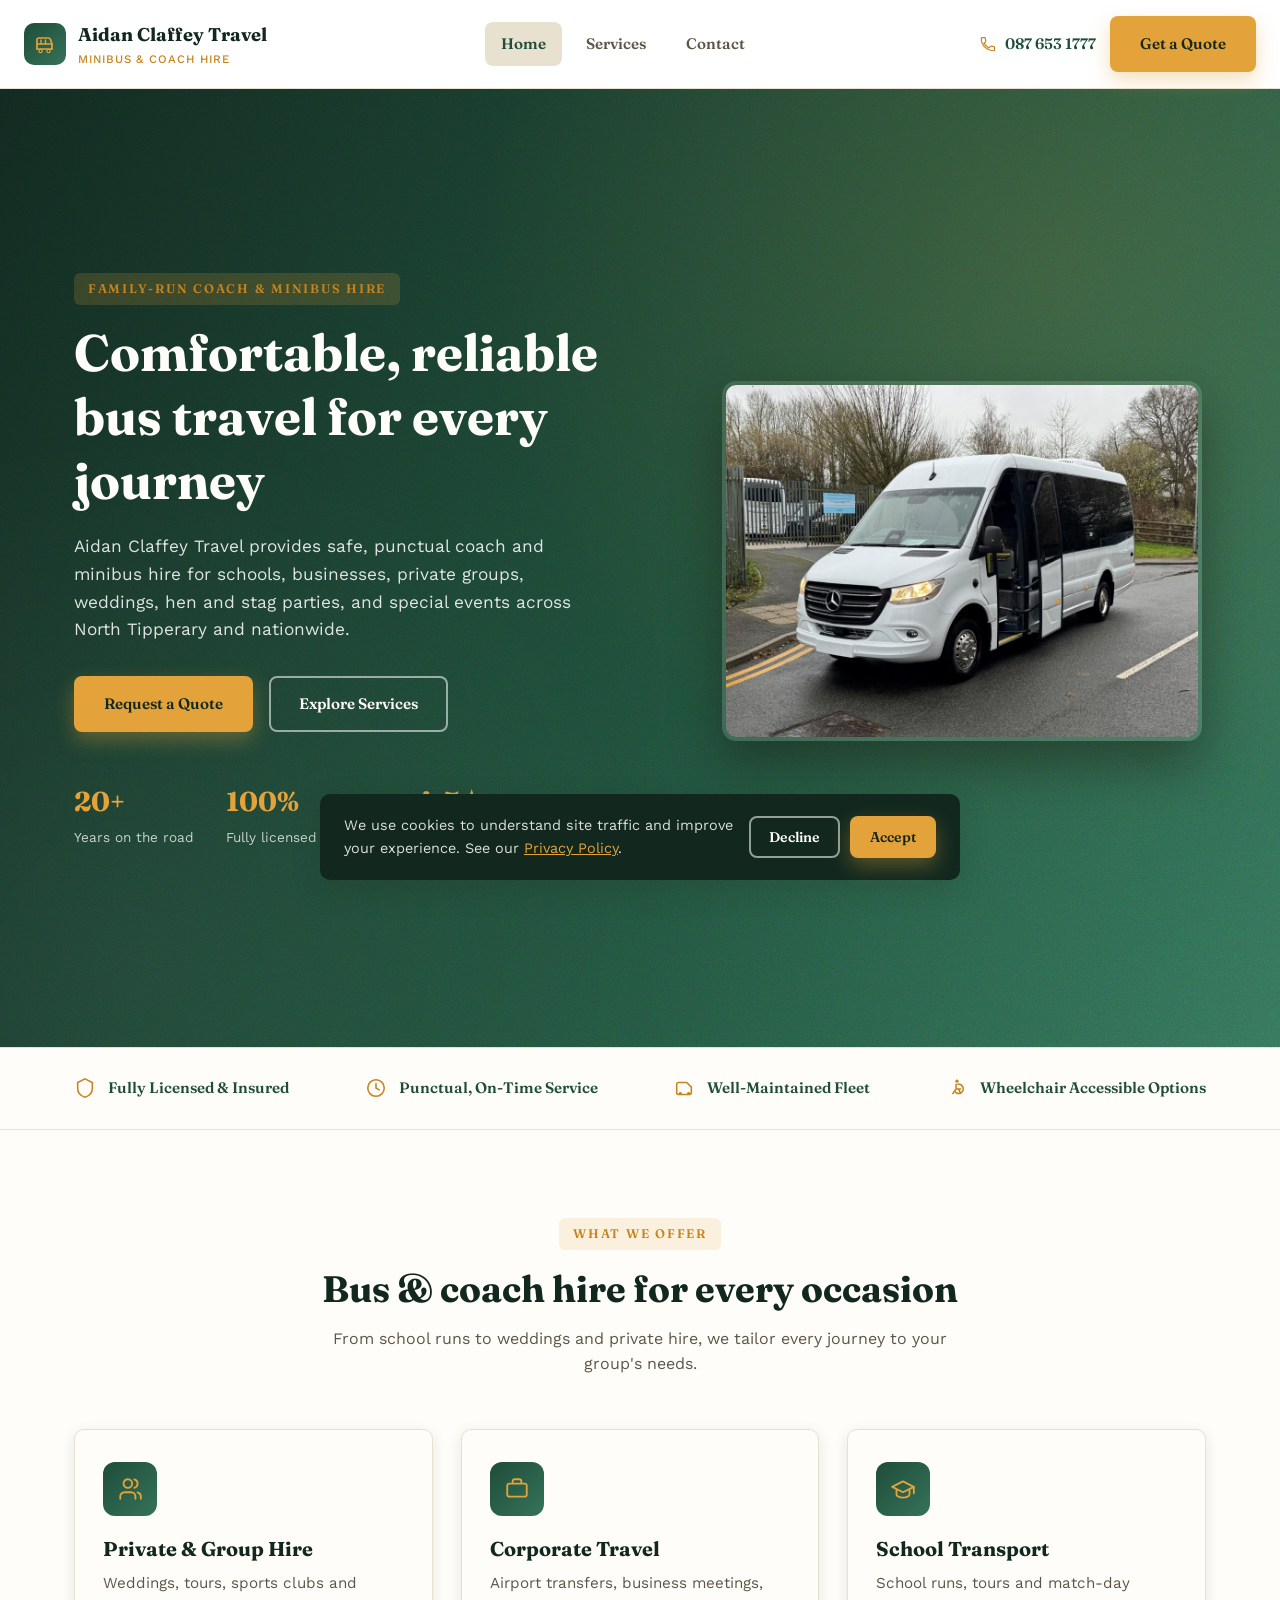
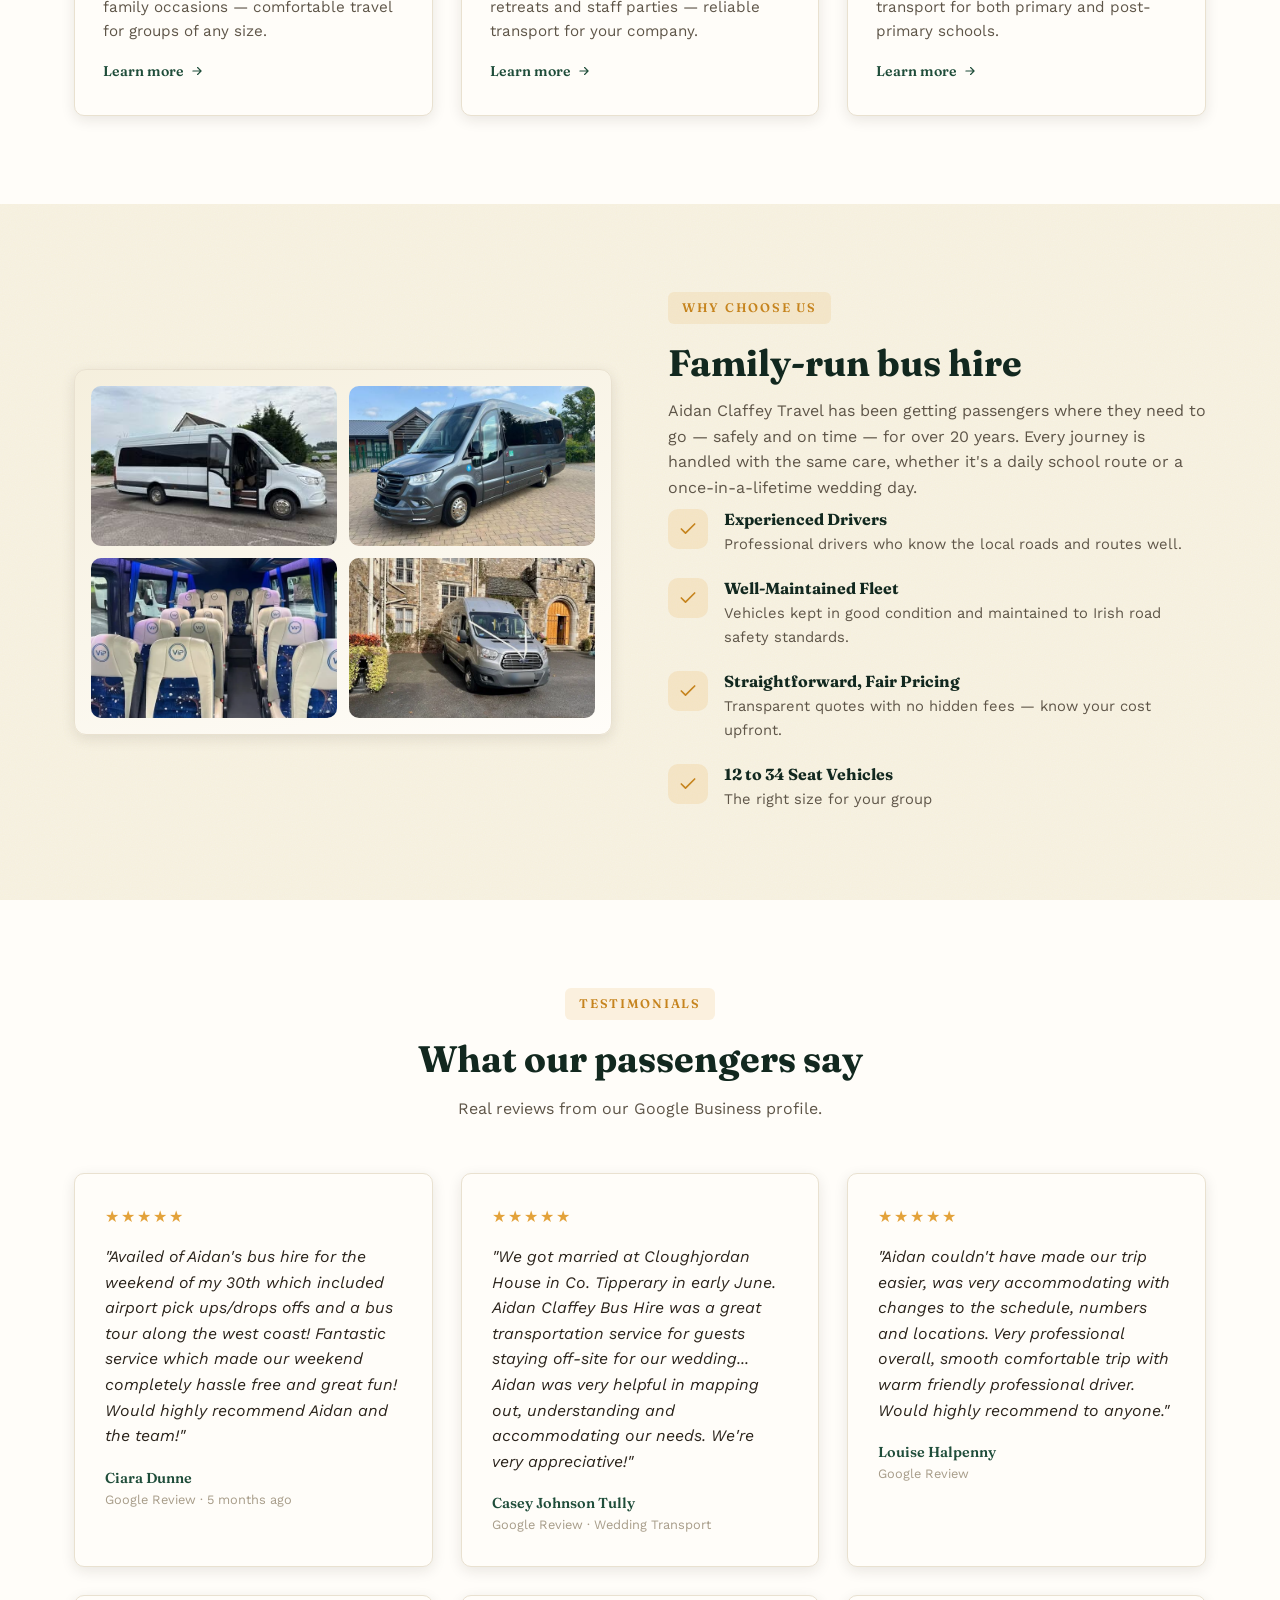
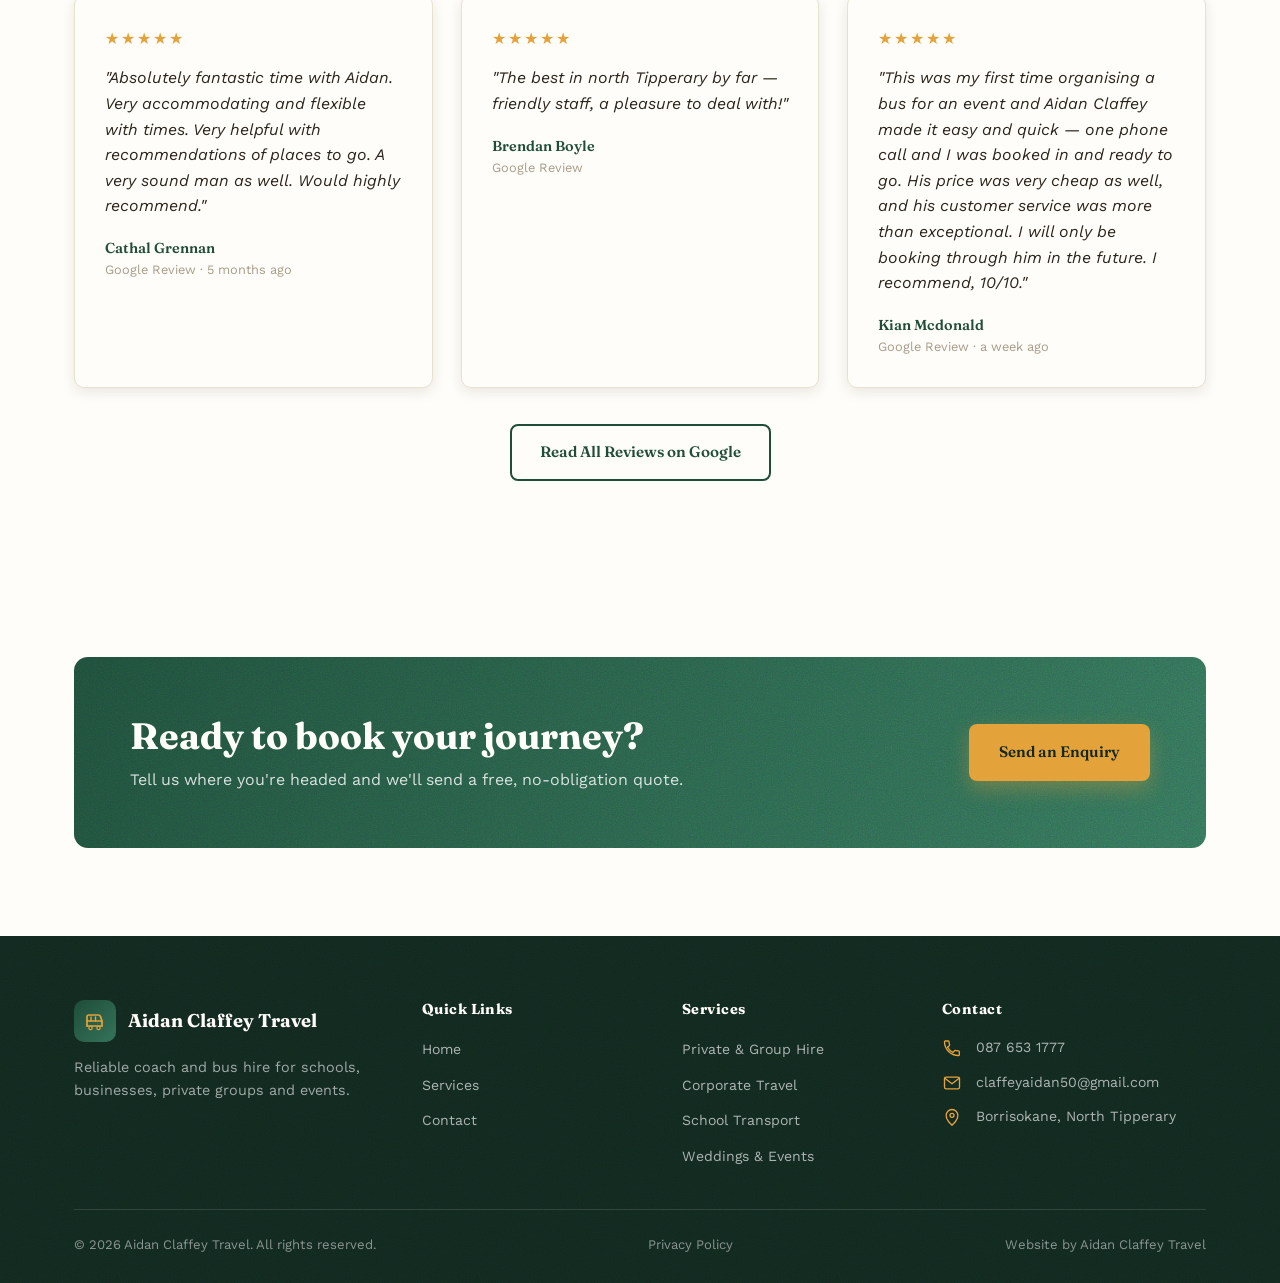
<file: index.html>
<!DOCTYPE html>
<html lang="en">
<head>
<meta charset="UTF-8">
<meta name="viewport" content="width=device-width, initial-scale=1.0">
<title>Aidan Claffey Travel | Reliable Coach & Bus Hire</title>
<meta name="description" content="Aidan Claffey Travel provides reliable coach hire, school transport, corporate travel and private group hire with a well-maintained, fully insured fleet.">
<meta property="og:type" content="website">
<meta property="og:title" content="Aidan Claffey Travel | Reliable Coach & Bus Hire">
<meta property="og:description" content="Aidan Claffey Travel provides reliable coach hire, school transport, corporate travel and private group hire with a well-maintained, fully insured fleet.">
<meta property="og:image" content="https://www.aidanclaffeytravel.ie/images/fleet-sprinter-front.jpg">
<meta property="og:url" content="https://www.aidanclaffeytravel.ie/">
<meta name="twitter:card" content="summary_large_image">
<meta name="twitter:title" content="Aidan Claffey Travel | Reliable Coach & Bus Hire">
<meta name="twitter:description" content="Aidan Claffey Travel provides reliable coach hire, school transport, corporate travel and private group hire with a well-maintained, fully insured fleet.">
<meta name="twitter:image" content="https://www.aidanclaffeytravel.ie/images/fleet-sprinter-front.jpg">
<script type="application/ld+json">
{
  "@context": "https://schema.org",
  "@type": "LocalBusiness",
  "name": "Aidan Claffey Travel",
  "image": "https://www.aidanclaffeytravel.ie/images/fleet-sprinter-front.jpg",
  "telephone": "+353876531777",
  "email": "claffeyaidan50@gmail.com",
  "url": "https://www.aidanclaffeytravel.ie/",
  "address": {
    "@type": "PostalAddress",
    "addressLocality": "Borrisokane",
    "addressRegion": "North Tipperary",
    "addressCountry": "IE"
  },
  "priceRange": "€€",
  "areaServed": "IE"
}
</script>
<link rel="icon" href="data:image/svg+xml,<svg xmlns=%22http://www.w3.org/2000/svg%22 viewBox=%220 0 24 24%22><rect width=%2224%22 height=%2224%22 rx=%225%22 fill=%22%231f4d3a%22/><path fill=%22%23e3a23a%22 d=%22M4 7a1 1 0 0 1 1-1h11.5a1 1 0 0 1 .9.55L19.5 10H4V7z%22/><rect x=%224%22 y=%2210%22 width=%2215.5%22 height=%226%22 fill=%22%23e3a23a%22/><rect x=%224%22 y=%2216%22 width=%2215.5%22 height=%221.5%22 fill=%22%23e3a23a%22/><rect x=%226.3%22 y=%227.5%22 width=%222.8%22 height=%222.2%22 rx=%220.4%22 fill=%22%231f4d3a%22/><rect x=%2210.3%22 y=%227.5%22 width=%222.8%22 height=%222.2%22 rx=%220.4%22 fill=%22%231f4d3a%22/><rect x=%2214.3%22 y=%227.5%22 width=%222.8%22 height=%222.2%22 rx=%220.4%22 fill=%22%231f4d3a%22/><circle cx=%227.5%22 cy=%2218%22 r=%221.6%22 fill=%22%231f4d3a%22 stroke=%22%23e3a23a%22 stroke-width=%220.9%22/><circle cx=%2216%22 cy=%2218%22 r=%221.6%22 fill=%22%231f4d3a%22 stroke=%22%23e3a23a%22 stroke-width=%220.9%22/></svg>">
<link rel="preconnect" href="https://fonts.googleapis.com">
<link rel="preconnect" href="https://fonts.gstatic.com" crossorigin>
<link href="https://fonts.googleapis.com/css2?family=Work+Sans:wght@400;500;600;700&family=Fraunces:opsz,wght@9..144,600;9..144,700&display=swap" rel="stylesheet">
<link rel="stylesheet" href="css/styles.css">
</head>
<body>

<header class="site-header">
  <div class="header-inner">
    <a href="index.html" class="brand">
      <span class="brand-mark">
        <svg viewBox="0 0 24 24" fill="none" xmlns="http://www.w3.org/2000/svg"><path d="M4 17V8a2 2 0 0 1 2-2h9.5a2 2 0 0 1 1.9 1.4L19 12v5" stroke="#E3A23A" stroke-width="1.7" stroke-linecap="round" stroke-linejoin="round"/><path d="M4 17h15" stroke="#E3A23A" stroke-width="1.7" stroke-linecap="round"/><path d="M4 12h15" stroke="#E3A23A" stroke-width="1.7" stroke-linecap="round"/><path d="M8 8v4M12.5 8v4" stroke="#E3A23A" stroke-width="1.4" stroke-linecap="round"/><circle cx="7.5" cy="19" r="1.6" fill="#1F4D3A" stroke="#E3A23A" stroke-width="1.3"/><circle cx="15.5" cy="19" r="1.6" fill="#1F4D3A" stroke="#E3A23A" stroke-width="1.3"/></svg>
      </span>
      <span class="brand-text">Aidan Claffey Travel<span class="sub">Minibus &amp; Coach Hire</span></span>
    </a>
    <nav class="main-nav" id="main-nav">
      <ul>
        <li><a href="index.html" class="active">Home</a></li>
        <li><a href="services.html">Services</a></li>
        <li><a href="contact.html">Contact</a></li>
      </ul>
    </nav>
    <div class="header-cta">
      <a href="tel:+353876531777" class="header-phone">
        <svg viewBox="0 0 24 24" fill="none" xmlns="http://www.w3.org/2000/svg"><path d="M6.6 10.8c1.4 2.8 3.7 5.1 6.5 6.5l2.2-2.2c.3-.3.7-.4 1-.2 1.1.4 2.3.6 3.5.6.6 0 1 .4 1 1V20c0 .6-.4 1-1 1C10.4 21 3 13.6 3 4.6c0-.6.4-1 1-1h3.5c.6 0 1 .4 1 1 0 1.2.2 2.4.6 3.5.1.4 0 .8-.2 1l-2.3 2.2z" stroke="currentColor" stroke-width="1.6" stroke-linejoin="round"/></svg>
        087 653 1777
      </a>
      <a href="contact.html" class="btn btn-primary">Get a Quote</a>
    </div>
    <button class="nav-toggle" id="nav-toggle" aria-label="Toggle navigation">
      <span></span><span></span><span></span>
    </button>
  </div>
</header>

<!-- HERO -->
<section class="hero">
  <div class="hero-bg-shape"></div>
  <div class="hero-inner">
    <div>
      <span class="eyebrow">Family-Run Coach &amp; Minibus Hire</span>
      <h1>Comfortable, reliable bus travel for every journey</h1>
      <p class="lead">Aidan Claffey Travel provides safe, punctual coach and minibus hire for schools, businesses, private groups, weddings, hen and stag parties, and special events across North Tipperary and nationwide.</p>
      <div class="hero-actions">
        <a href="contact.html" class="btn btn-primary">Request a Quote</a>
        <a href="services.html" class="btn btn-outline">Explore Services</a>
      </div>
      <div class="hero-stats">
        <div><strong>20+</strong><span>Years on the road</span></div>
        <div><strong>100%</strong><span>Fully licensed &amp; insured</span></div>
        <div><strong>4.5★</strong><span>Rated on Google</span></div>
      </div>
    </div>
    <div class="hero-art">
      <img src="images/fleet-sprinter-front.jpg" alt="Aidan Claffey Travel minibus" class="hero-photo">
    </div>
  </div>
</section>

<!-- TRUST STRIP -->
<div class="trust-strip">
  <div class="container trust-grid">
    <div class="trust-item">
      <svg viewBox="0 0 24 24" fill="none"><path d="M12 2l8 4v6c0 5-3.4 8.7-8 10-4.6-1.3-8-5-8-10V6l8-4z" stroke="currentColor" stroke-width="1.7"/></svg>
      Fully Licensed &amp; Insured
    </div>
    <div class="trust-item">
      <svg viewBox="0 0 24 24" fill="none"><circle cx="12" cy="12" r="9" stroke="currentColor" stroke-width="1.7"/><path d="M12 7v5l3.5 2" stroke="currentColor" stroke-width="1.7" stroke-linecap="round"/></svg>
      Punctual, On-Time Service
    </div>
    <div class="trust-item">
      <svg viewBox="0 0 24 24" fill="none"><path d="M4 17V8a2 2 0 0 1 2-2h9l5 5v6a2 2 0 0 1-2 2H6a2 2 0 0 1-2-2z" stroke="currentColor" stroke-width="1.7"/><circle cx="8" cy="18" r="1.6" fill="currentColor"/><circle cx="17" cy="18" r="1.6" fill="currentColor"/></svg>
      Well-Maintained Fleet
    </div>
    <div class="trust-item">
      <svg viewBox="0 0 24 24" fill="none"><circle cx="12" cy="4.5" r="1.8" fill="currentColor"/><path d="M11 8v5l-3.5 5M11 13h5M13.5 13l2.5 5" stroke="currentColor" stroke-width="1.7" stroke-linecap="round" stroke-linejoin="round"/><path d="M9.5 15.5A5 5 0 1 0 13 8" stroke="currentColor" stroke-width="1.7" stroke-linecap="round"/></svg>
      Wheelchair Accessible Options
    </div>
  </div>
</div>

<!-- SERVICES PREVIEW -->
<section>
  <div class="container">
    <div class="section-head">
      <span class="eyebrow">What We Offer</span>
      <h2>Bus &amp; coach hire for every occasion</h2>
      <p>From school runs to weddings and private hire, we tailor every journey to your group's needs.</p>
    </div>
    <div class="grid-3">
      <div class="card">
        <div class="card-icon">
          <svg viewBox="0 0 24 24" fill="none"><path d="M17 21v-2a4 4 0 0 0-4-4H7a4 4 0 0 0-4 4v2" stroke="currentColor" stroke-width="1.7" stroke-linecap="round" stroke-linejoin="round"/><circle cx="10" cy="7" r="4" stroke="currentColor" stroke-width="1.7"/><path d="M22 21v-2a4 4 0 0 0-3-3.87" stroke="currentColor" stroke-width="1.7" stroke-linecap="round" stroke-linejoin="round"/><path d="M16 3.13a4 4 0 0 1 0 7.75" stroke="currentColor" stroke-width="1.7" stroke-linecap="round" stroke-linejoin="round"/></svg>
        </div>
        <h3>Private &amp; Group Hire</h3>
        <p>Weddings, tours, sports clubs and family occasions — comfortable travel for groups of any size.</p>
        <a href="services.html" class="card-link">Learn more
          <svg viewBox="0 0 24 24" fill="none"><path d="M5 12h14M13 6l6 6-6 6" stroke="currentColor" stroke-width="2" stroke-linecap="round" stroke-linejoin="round"/></svg>
        </a>
      </div>
      <div class="card">
        <div class="card-icon">
          <svg viewBox="0 0 24 24" fill="none"><rect x="3" y="7" width="18" height="12" rx="2" stroke="currentColor" stroke-width="1.7"/><path d="M8 7V5a2 2 0 0 1 2-2h4a2 2 0 0 1 2 2v2" stroke="currentColor" stroke-width="1.7"/></svg>
        </div>
        <h3>Corporate Travel</h3>
        <p>Airport transfers, business meetings, retreats and staff parties — reliable transport for your company.</p>
        <a href="services.html" class="card-link">Learn more
          <svg viewBox="0 0 24 24" fill="none"><path d="M5 12h14M13 6l6 6-6 6" stroke="currentColor" stroke-width="2" stroke-linecap="round" stroke-linejoin="round"/></svg>
        </a>
      </div>
      <div class="card">
        <div class="card-icon">
          <svg viewBox="0 0 24 24" fill="none"><path d="M22 10L12 5 2 10l10 5 10-5Z" stroke="currentColor" stroke-width="1.7" stroke-linejoin="round"/><path d="M6 12v5c0 1.5 2.5 3 6 3s6-1.5 6-3v-5" stroke="currentColor" stroke-width="1.7" stroke-linejoin="round"/><path d="M22 10v6" stroke="currentColor" stroke-width="1.7" stroke-linecap="round"/></svg>
        </div>
        <h3>School Transport</h3>
        <p>School runs, tours and match-day transport for both primary and post-primary schools.</p>
        <a href="services.html" class="card-link">Learn more
          <svg viewBox="0 0 24 24" fill="none"><path d="M5 12h14M13 6l6 6-6 6" stroke="currentColor" stroke-width="2" stroke-linecap="round" stroke-linejoin="round"/></svg>
        </a>
      </div>
    </div>
  </div>
</section>

<!-- WHY CHOOSE US -->
<section class="bg-cream">
  <div class="container split">
    <div class="fleet-graphic">
      <div class="fleet-photo-grid">
        <img src="images/fleet-sprinter-side.jpg" alt="Mercedes Sprinter minibus with door open" loading="lazy">
        <img src="images/fleet-grey-sprinter.jpg" alt="Grey Mercedes Sprinter minibus" loading="lazy">
        <img src="images/interior-vip-seats.webp" alt="Coach interior with VIP leather seating" loading="lazy">
        <img src="images/wedding-shuttle-1.webp" alt="Wedding shuttle bus" loading="lazy">
      </div>
    </div>
    <div>
      <span class="eyebrow">Why Choose Us</span>
      <h2>Family-run bus hire</h2>
      <p style="margin-top:12px;">Aidan Claffey Travel has been getting passengers where they need to go — safely and on time — for over 20 years. Every journey is handled with the same care, whether it's a daily school route or a once-in-a-lifetime wedding day.</p>
      <div class="feature-list">
        <div class="feature-item">
          <div class="feature-icon">
            <svg viewBox="0 0 24 24" fill="none"><path d="M20 6L9 17l-5-5" stroke="currentColor" stroke-width="2" stroke-linecap="round" stroke-linejoin="round"/></svg>
          </div>
          <div>
            <h4>Experienced Drivers</h4>
            <p>Professional drivers who know the local roads and routes well.</p>
          </div>
        </div>
        <div class="feature-item">
          <div class="feature-icon">
            <svg viewBox="0 0 24 24" fill="none"><path d="M20 6L9 17l-5-5" stroke="currentColor" stroke-width="2" stroke-linecap="round" stroke-linejoin="round"/></svg>
          </div>
          <div>
            <h4>Well-Maintained Fleet</h4>
            <p>Vehicles kept in good condition and maintained to Irish road safety standards.</p>
          </div>
        </div>
        <div class="feature-item">
          <div class="feature-icon">
            <svg viewBox="0 0 24 24" fill="none"><path d="M20 6L9 17l-5-5" stroke="currentColor" stroke-width="2" stroke-linecap="round" stroke-linejoin="round"/></svg>
          </div>
          <div>
            <h4>Straightforward, Fair Pricing</h4>
            <p>Transparent quotes with no hidden fees — know your cost upfront.</p>
          </div>
        </div>
        <div class="feature-item">
          <div class="feature-icon">
            <svg viewBox="0 0 24 24" fill="none"><path d="M20 6L9 17l-5-5" stroke="currentColor" stroke-width="2" stroke-linecap="round" stroke-linejoin="round"/></svg>
          </div>
          <div>
            <h4>12 to 34 Seat Vehicles</h4>
            <p>The right size for your group</p>
          </div>
        </div>
      </div>
    </div>
  </div>
</section>

<!-- TESTIMONIALS -->
<section>
  <div class="container">
    <div class="section-head">
      <span class="eyebrow">Testimonials</span>
      <h2>What our passengers say</h2>
      <p>Real reviews from our Google Business profile.</p>
    </div>
    <div class="grid-3">
      <div class="testimonial-card">
        <div class="stars">★★★★★</div>
        <p class="quote">"Availed of Aidan's bus hire for the weekend of my 30th which included airport pick ups/drops offs and a bus tour along the west coast! Fantastic service which made our weekend completely hassle free and great fun! Would highly recommend Aidan and the team!"</p>
        <div class="testimonial-author">Ciara Dunne</div>
        <div class="testimonial-role">Google Review · 5 months ago</div>
      </div>
      <div class="testimonial-card">
        <div class="stars">★★★★★</div>
        <p class="quote">"We got married at Cloughjordan House in Co. Tipperary in early June. Aidan Claffey Bus Hire was a great transportation service for guests staying off-site for our wedding... Aidan was very helpful in mapping out, understanding and accommodating our needs. We're very appreciative!"</p>
        <div class="testimonial-author">Casey Johnson Tully</div>
        <div class="testimonial-role">Google Review · Wedding Transport</div>
      </div>
      <div class="testimonial-card">
        <div class="stars">★★★★★</div>
        <p class="quote">"Aidan couldn't have made our trip easier, was very accommodating with changes to the schedule, numbers and locations. Very professional overall, smooth comfortable trip with warm friendly professional driver. Would highly recommend to anyone."</p>
        <div class="testimonial-author">Louise Halpenny</div>
        <div class="testimonial-role">Google Review</div>
      </div>
      <div class="testimonial-card">
        <div class="stars">★★★★★</div>
        <p class="quote">"Absolutely fantastic time with Aidan. Very accommodating and flexible with times. Very helpful with recommendations of places to go. A very sound man as well. Would highly recommend."</p>
        <div class="testimonial-author">Cathal Grennan</div>
        <div class="testimonial-role">Google Review · 5 months ago</div>
      </div>
      <div class="testimonial-card">
        <div class="stars">★★★★★</div>
        <p class="quote">"The best in north Tipperary by far — friendly staff, a pleasure to deal with!"</p>
        <div class="testimonial-author">Brendan Boyle</div>
        <div class="testimonial-role">Google Review</div>
      </div>
      <div class="testimonial-card">
        <div class="stars">★★★★★</div>
        <p class="quote">"This was my first time organising a bus for an event and Aidan Claffey made it easy and quick — one phone call and I was booked in and ready to go. His price was very cheap as well, and his customer service was more than exceptional. I will only be booking through him in the future. I recommend, 10/10."</p>
        <div class="testimonial-author">Kian Mcdonald</div>
        <div class="testimonial-role">Google Review · a week ago</div>
      </div>
    </div>
    <div style="text-align:center; margin-top:36px;">
      <a href="https://share.google/3h9Z0SJvMYoiIECZG" target="_blank" rel="noopener" class="btn btn-outline-navy">Read All Reviews on Google</a>
    </div>
  </div>
</section>

<!-- CTA BANNER -->
<section>
  <div class="container">
    <div class="cta-banner">
      <div>
        <h2>Ready to book your journey?</h2>
        <p>Tell us where you're headed and we'll send a free, no-obligation quote.</p>
      </div>
      <a href="contact.html" class="btn btn-primary">Send an Enquiry</a>
    </div>
  </div>
</section>

<footer class="site-footer">
  <div class="container">
    <div class="footer-grid">
      <div class="footer-brand">
        <a href="index.html" class="brand">
          <span class="brand-mark">
            <svg viewBox="0 0 24 24" fill="none" xmlns="http://www.w3.org/2000/svg"><path d="M4 17V8a2 2 0 0 1 2-2h9.5a2 2 0 0 1 1.9 1.4L19 12v5" stroke="#E3A23A" stroke-width="1.7" stroke-linecap="round" stroke-linejoin="round"/><path d="M4 17h15" stroke="#E3A23A" stroke-width="1.7" stroke-linecap="round"/><path d="M4 12h15" stroke="#E3A23A" stroke-width="1.7" stroke-linecap="round"/><path d="M8 8v4M12.5 8v4" stroke="#E3A23A" stroke-width="1.4" stroke-linecap="round"/><circle cx="7.5" cy="19" r="1.6" fill="#1F4D3A" stroke="#E3A23A" stroke-width="1.3"/><circle cx="15.5" cy="19" r="1.6" fill="#1F4D3A" stroke="#E3A23A" stroke-width="1.3"/></svg>
          </span>
          Aidan Claffey Travel
        </a>
        <p>Reliable coach and bus hire for schools, businesses, private groups and events.</p>
      </div>
      <div class="footer-col">
        <h4>Quick Links</h4>
        <ul>
          <li><a href="index.html">Home</a></li>
          <li><a href="services.html">Services</a></li>
          <li><a href="contact.html">Contact</a></li>
        </ul>
      </div>
      <div class="footer-col">
        <h4>Services</h4>
        <ul>
          <li><a href="services.html">Private &amp; Group Hire</a></li>
          <li><a href="services.html">Corporate Travel</a></li>
          <li><a href="services.html">School Transport</a></li>
          <li><a href="services.html">Weddings &amp; Events</a></li>
        </ul>
      </div>
      <div class="footer-col">
        <h4>Contact</h4>
        <div class="info-row">
          <svg viewBox="0 0 24 24" fill="none"><path d="M6.6 10.8c1.4 2.8 3.7 5.1 6.5 6.5l2.2-2.2c.3-.3.7-.4 1-.2 1.1.4 2.3.6 3.5.6.6 0 1 .4 1 1V20c0 .6-.4 1-1 1C10.4 21 3 13.6 3 4.6c0-.6.4-1 1-1h3.5c.6 0 1 .4 1 1 0 1.2.2 2.4.6 3.5.1.4 0 .8-.2 1l-2.3 2.2z" stroke="currentColor" stroke-width="1.6" stroke-linejoin="round"/></svg>
          <span><a href="tel:+353876531777">087 653 1777</a></span>
        </div>
        <div class="info-row">
          <svg viewBox="0 0 24 24" fill="none"><path d="M3 6l9 7 9-7" stroke="currentColor" stroke-width="1.6" stroke-linecap="round" stroke-linejoin="round"/><rect x="3" y="5" width="18" height="14" rx="2" stroke="currentColor" stroke-width="1.6"/></svg>
          <span><a href="mailto:claffeyaidan50@gmail.com">claffeyaidan50@gmail.com</a></span>
        </div>
        <div class="info-row">
          <svg viewBox="0 0 24 24" fill="none"><path d="M12 22s7-6.2 7-12a7 7 0 1 0-14 0c0 5.8 7 12 7 12z" stroke="currentColor" stroke-width="1.6"/><circle cx="12" cy="10" r="2.4" stroke="currentColor" stroke-width="1.6"/></svg>
          <span>Borrisokane, North Tipperary</span>
        </div>
      </div>
    </div>
    <div class="footer-bottom">
      <span>&copy; 2026 Aidan Claffey Travel. All rights reserved.</span>
      <a href="privacy.html">Privacy Policy</a>
      <span>Website by Aidan Claffey Travel</span>
    </div>
  </div>
</footer>

<div class="cookie-banner" id="cookie-banner">
  <p>We use cookies to understand site traffic and improve your experience. See our <a href="privacy.html">Privacy Policy</a>.</p>
  <div class="cookie-actions">
    <button type="button" class="btn btn-outline" id="cookie-decline">Decline</button>
    <button type="button" class="btn btn-primary" id="cookie-accept">Accept</button>
  </div>
</div>

<script src="js/main.js"></script>
</body>
</html>
</file>
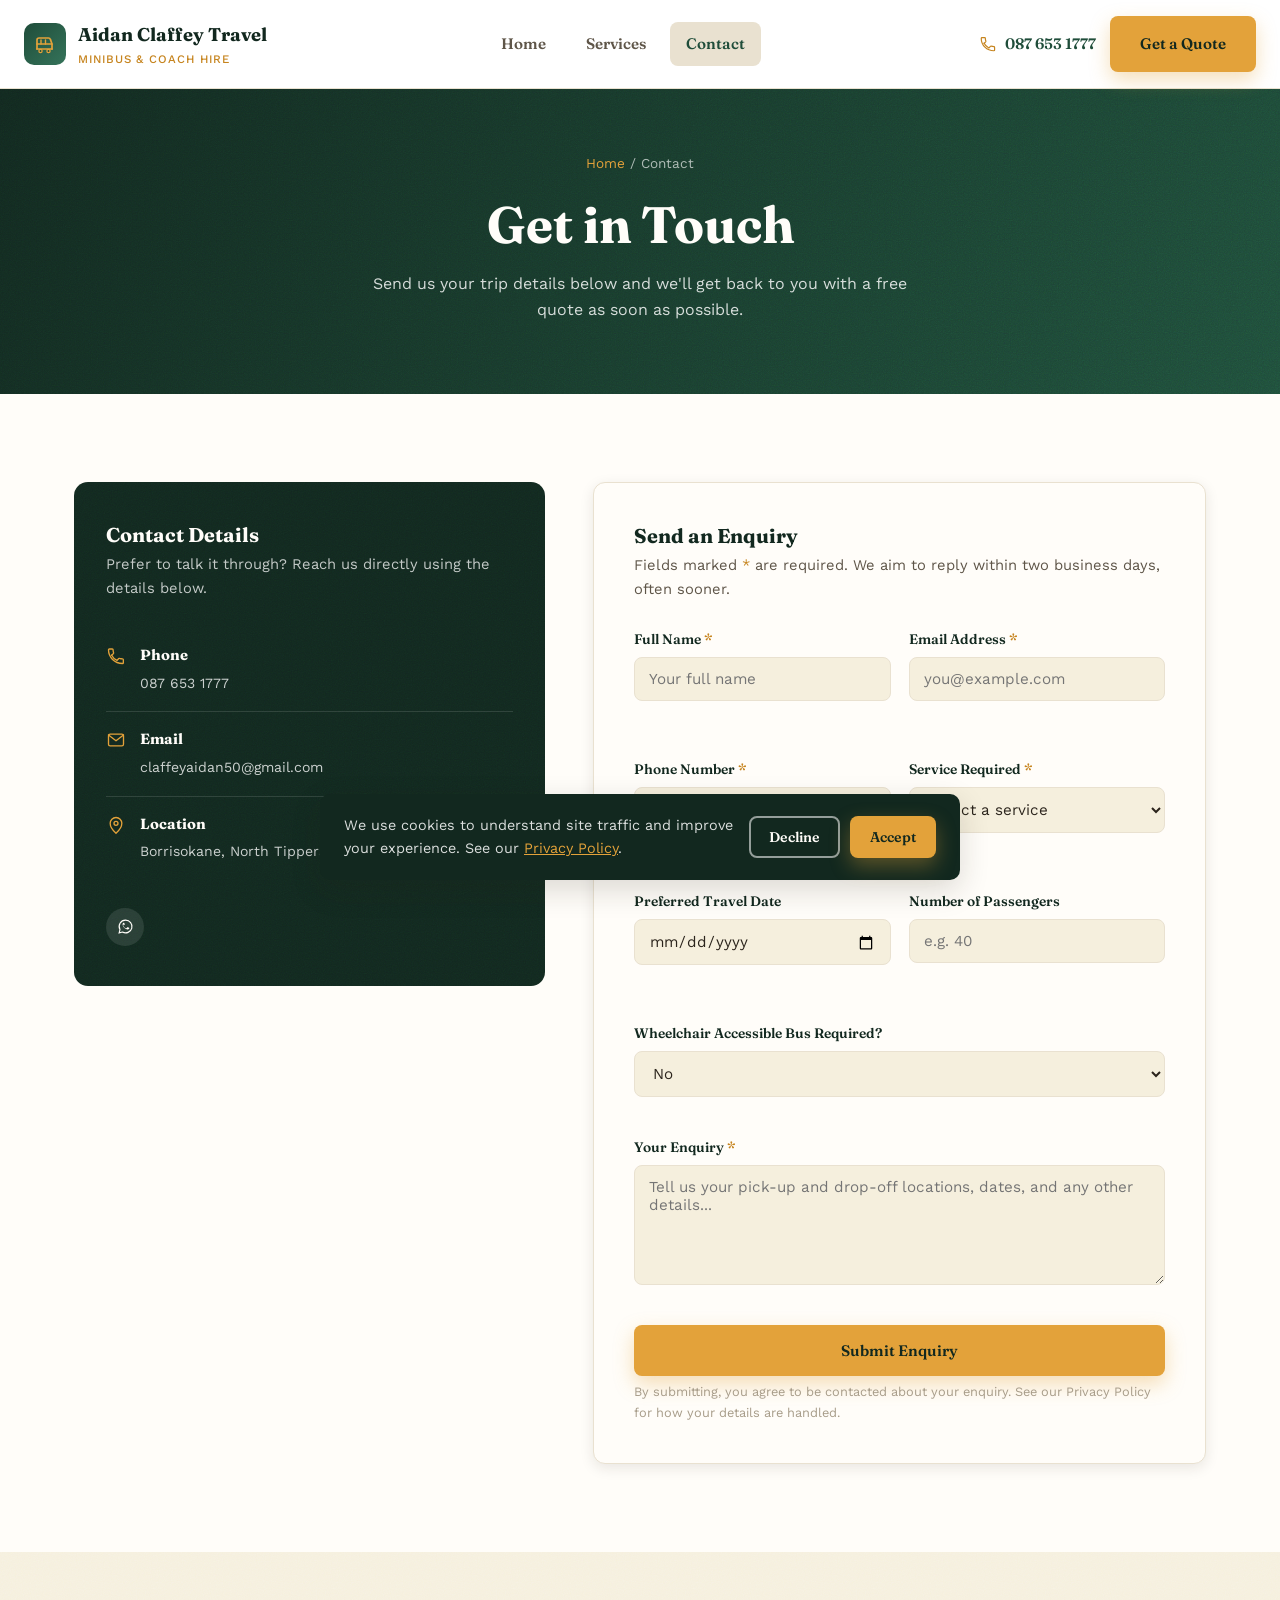
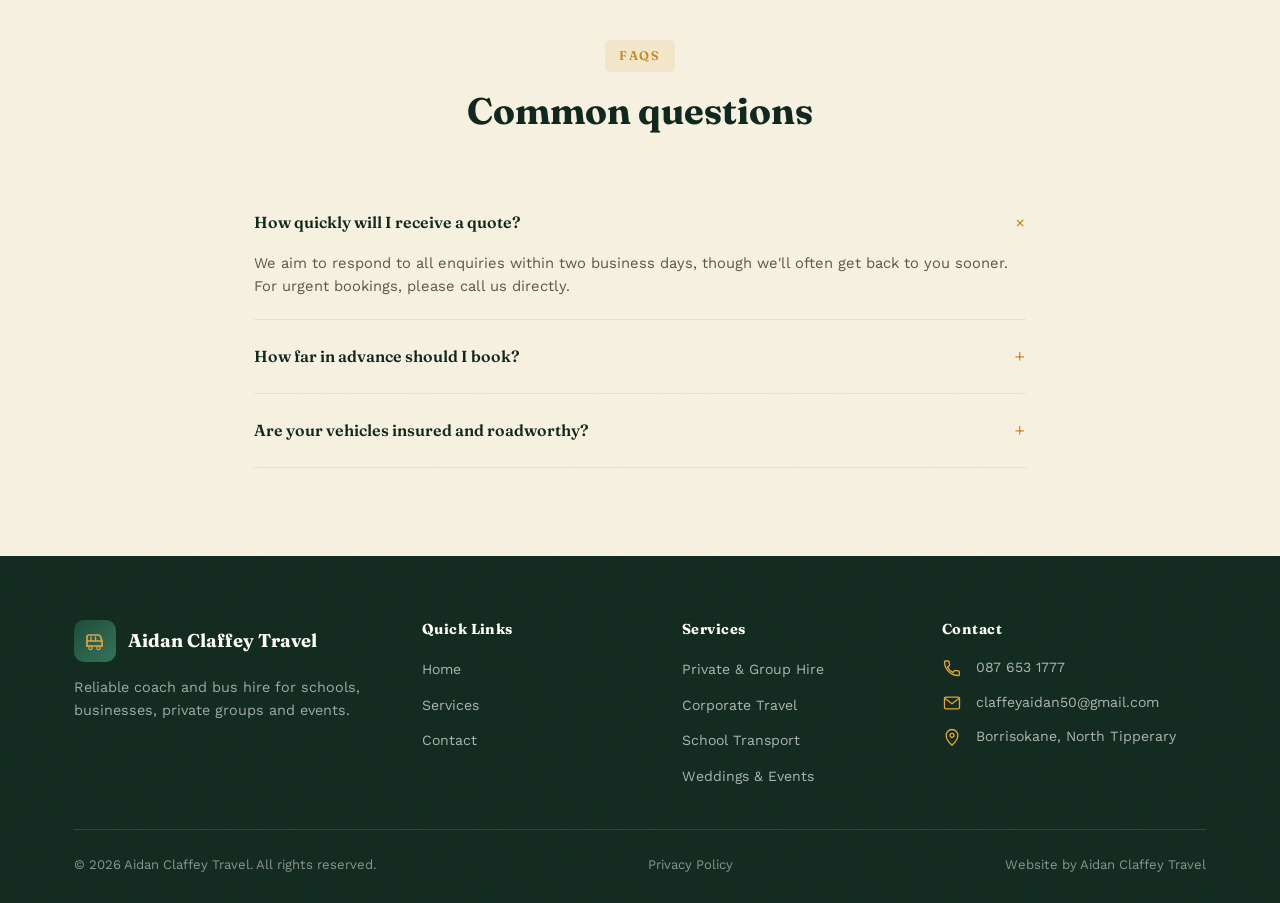
<file: contact.html>
<!DOCTYPE html>
<html lang="en">
<head>
<meta charset="UTF-8">
<meta name="viewport" content="width=device-width, initial-scale=1.0">
<title>Contact Us | Aidan Claffey Travel</title>
<meta name="description" content="Get in touch with Aidan Claffey Travel for a free quote. Fill out our enquiry form for school transport, private hire, corporate travel and more.">
<meta property="og:type" content="website">
<meta property="og:title" content="Contact Us | Aidan Claffey Travel">
<meta property="og:description" content="Get in touch with Aidan Claffey Travel for a free quote. Fill out our enquiry form for school transport, private hire, corporate travel and more.">
<meta property="og:image" content="https://www.aidanclaffeytravel.ie/images/fleet-sprinter-front.jpg">
<meta property="og:url" content="https://www.aidanclaffeytravel.ie/contact.html">
<meta name="twitter:card" content="summary_large_image">
<meta name="twitter:title" content="Contact Us | Aidan Claffey Travel">
<meta name="twitter:description" content="Get in touch with Aidan Claffey Travel for a free quote. Fill out our enquiry form for school transport, private hire, corporate travel and more.">
<meta name="twitter:image" content="https://www.aidanclaffeytravel.ie/images/fleet-sprinter-front.jpg">
<link rel="icon" href="data:image/svg+xml,<svg xmlns=%22http://www.w3.org/2000/svg%22 viewBox=%220 0 24 24%22><rect width=%2224%22 height=%2224%22 rx=%225%22 fill=%22%231f4d3a%22/><path fill=%22%23e3a23a%22 d=%22M4 7a1 1 0 0 1 1-1h11.5a1 1 0 0 1 .9.55L19.5 10H4V7z%22/><rect x=%224%22 y=%2210%22 width=%2215.5%22 height=%226%22 fill=%22%23e3a23a%22/><rect x=%224%22 y=%2216%22 width=%2215.5%22 height=%221.5%22 fill=%22%23e3a23a%22/><rect x=%226.3%22 y=%227.5%22 width=%222.8%22 height=%222.2%22 rx=%220.4%22 fill=%22%231f4d3a%22/><rect x=%2210.3%22 y=%227.5%22 width=%222.8%22 height=%222.2%22 rx=%220.4%22 fill=%22%231f4d3a%22/><rect x=%2214.3%22 y=%227.5%22 width=%222.8%22 height=%222.2%22 rx=%220.4%22 fill=%22%231f4d3a%22/><circle cx=%227.5%22 cy=%2218%22 r=%221.6%22 fill=%22%231f4d3a%22 stroke=%22%23e3a23a%22 stroke-width=%220.9%22/><circle cx=%2216%22 cy=%2218%22 r=%221.6%22 fill=%22%231f4d3a%22 stroke=%22%23e3a23a%22 stroke-width=%220.9%22/></svg>">
<link rel="preconnect" href="https://fonts.googleapis.com">
<link rel="preconnect" href="https://fonts.gstatic.com" crossorigin>
<link href="https://fonts.googleapis.com/css2?family=Work+Sans:wght@400;500;600;700&family=Fraunces:opsz,wght@9..144,600;9..144,700&display=swap" rel="stylesheet">
<link rel="stylesheet" href="css/styles.css">
</head>
<body>

<header class="site-header">
  <div class="header-inner">
    <a href="index.html" class="brand">
      <span class="brand-mark">
        <svg viewBox="0 0 24 24" fill="none" xmlns="http://www.w3.org/2000/svg"><path d="M4 17V8a2 2 0 0 1 2-2h9.5a2 2 0 0 1 1.9 1.4L19 12v5" stroke="#E3A23A" stroke-width="1.7" stroke-linecap="round" stroke-linejoin="round"/><path d="M4 17h15" stroke="#E3A23A" stroke-width="1.7" stroke-linecap="round"/><path d="M4 12h15" stroke="#E3A23A" stroke-width="1.7" stroke-linecap="round"/><path d="M8 8v4M12.5 8v4" stroke="#E3A23A" stroke-width="1.4" stroke-linecap="round"/><circle cx="7.5" cy="19" r="1.6" fill="#1F4D3A" stroke="#E3A23A" stroke-width="1.3"/><circle cx="15.5" cy="19" r="1.6" fill="#1F4D3A" stroke="#E3A23A" stroke-width="1.3"/></svg>
      </span>
      <span class="brand-text">Aidan Claffey Travel<span class="sub">Minibus &amp; Coach Hire</span></span>
    </a>
    <nav class="main-nav" id="main-nav">
      <ul>
        <li><a href="index.html">Home</a></li>
        <li><a href="services.html">Services</a></li>
        <li><a href="contact.html" class="active">Contact</a></li>
      </ul>
    </nav>
    <div class="header-cta">
      <a href="tel:+353876531777" class="header-phone">
        <svg viewBox="0 0 24 24" fill="none" xmlns="http://www.w3.org/2000/svg"><path d="M6.6 10.8c1.4 2.8 3.7 5.1 6.5 6.5l2.2-2.2c.3-.3.7-.4 1-.2 1.1.4 2.3.6 3.5.6.6 0 1 .4 1 1V20c0 .6-.4 1-1 1C10.4 21 3 13.6 3 4.6c0-.6.4-1 1-1h3.5c.6 0 1 .4 1 1 0 1.2.2 2.4.6 3.5.1.4 0 .8-.2 1l-2.3 2.2z" stroke="currentColor" stroke-width="1.6" stroke-linejoin="round"/></svg>
        087 653 1777
      </a>
      <a href="contact.html" class="btn btn-primary">Get a Quote</a>
    </div>
    <button class="nav-toggle" id="nav-toggle" aria-label="Toggle navigation">
      <span></span><span></span><span></span>
    </button>
  </div>
</header>

<section class="page-header">
  <div class="container">
    <div class="breadcrumb"><a href="index.html">Home</a> / Contact</div>
    <h1>Get in Touch</h1>
    <p>Send us your trip details below and we'll get back to you with a free quote as soon as possible.</p>
  </div>
</section>

<section>
  <div class="container">
    <div class="contact-grid">

      <!-- CONTACT INFO -->
      <div class="contact-info-card">
        <h3>Contact Details</h3>
        <p>Prefer to talk it through? Reach us directly using the details below.</p>

        <div class="info-row">
          <svg viewBox="0 0 24 24" fill="none"><path d="M6.6 10.8c1.4 2.8 3.7 5.1 6.5 6.5l2.2-2.2c.3-.3.7-.4 1-.2 1.1.4 2.3.6 3.5.6.6 0 1 .4 1 1V20c0 .6-.4 1-1 1C10.4 21 3 13.6 3 4.6c0-.6.4-1 1-1h3.5c.6 0 1 .4 1 1 0 1.2.2 2.4.6 3.5.1.4 0 .8-.2 1l-2.3 2.2z" stroke="currentColor" stroke-width="1.6" stroke-linejoin="round"/></svg>
          <div>
            <strong>Phone</strong>
            <a href="tel:+353876531777">087 653 1777</a>
          </div>
        </div>
        <div class="info-row">
          <svg viewBox="0 0 24 24" fill="none"><path d="M3 6l9 7 9-7" stroke="currentColor" stroke-width="1.6" stroke-linecap="round" stroke-linejoin="round"/><rect x="3" y="5" width="18" height="14" rx="2" stroke="currentColor" stroke-width="1.6"/></svg>
          <div>
            <strong>Email</strong>
            <a href="mailto:claffeyaidan50@gmail.com">claffeyaidan50@gmail.com</a>
          </div>
        </div>
        <div class="info-row">
          <svg viewBox="0 0 24 24" fill="none"><path d="M12 22s7-6.2 7-12a7 7 0 1 0-14 0c0 5.8 7 12 7 12z" stroke="currentColor" stroke-width="1.6"/><circle cx="12" cy="10" r="2.4" stroke="currentColor" stroke-width="1.6"/></svg>
          <div>
            <strong>Location</strong>
            <span>Borrisokane, North Tipperary</span>
          </div>
        </div>

        <div class="social-row">
          <a href="https://wa.me/353876531777" target="_blank" rel="noopener" aria-label="WhatsApp">
            <svg viewBox="0 0 24 24" fill="none"><path d="M12 3a9 9 0 0 0-7.8 13.4L3 21l4.7-1.2A9 9 0 1 0 12 3z" stroke="currentColor" stroke-width="1.6"/><path d="M8.5 9.5c.3 2.6 2.4 4.7 5 5l1-1.3c.2-.3.6-.4.9-.2l1.7.9c.3.2.4.6.2.9-.6 1-1.6 1.6-2.8 1.4-3.4-.6-6-3.2-6.6-6.6-.2-1.2.4-2.2 1.4-2.8.3-.2.7-.1.9.2l.9 1.7c.2.3.1.7-.2.9L8.5 9.5z" fill="currentColor"/></svg>
          </a>
        </div>
      </div>

      <!-- ENQUIRY FORM -->
      <div class="form-card">
        <h3>Send an Enquiry</h3>
        <p class="form-sub">Fields marked <span style="color:#c6841e;">*</span> are required. We aim to reply within two business days, often sooner.</p>

        <form id="enquiry-form" action="https://formspree.io/f/xqpaygjg" method="POST" novalidate>
          <input type="hidden" name="_subject" value="New website enquiry — Aidan Claffey Travel">
          <input type="text" name="_gotcha" style="display:none" tabindex="-1" autocomplete="off">
          <div class="form-row">
            <div class="field" id="field-name">
              <label for="name">Full Name <span class="req">*</span></label>
              <input type="text" id="name" name="name" placeholder="Your full name" autocomplete="name">
              <span class="error-msg"></span>
            </div>
            <div class="field" id="field-email">
              <label for="email">Email Address <span class="req">*</span></label>
              <input type="email" id="email" name="email" placeholder="you@example.com" autocomplete="email">
              <span class="error-msg"></span>
            </div>
          </div>

          <div class="form-row">
            <div class="field" id="field-phone">
              <label for="phone">Phone Number <span class="req">*</span></label>
              <input type="tel" id="phone" name="phone" placeholder="e.g. 087 000 0000" autocomplete="tel">
              <span class="error-msg"></span>
            </div>
            <div class="field" id="field-service">
              <label for="service">Service Required <span class="req">*</span></label>
              <select id="service" name="service">
                <option value="" selected disabled>Select a service</option>
                <option value="Private & Group Hire">Private &amp; Group Hire</option>
                <option value="Corporate Travel">Corporate Travel</option>
                <option value="School Transport">School Transport</option>
                <option value="Weddings & Events">Weddings &amp; Special Events</option>
                <option value="Wedding Night Shuttle Bus">Wedding Night Shuttle Bus</option>
                <option value="Airport Transfer">Airport Transfer</option>
                <option value="Tour / Day Trip">Tour / Day Trip</option>
                <option value="Other">Other</option>
              </select>
              <span class="error-msg"></span>
            </div>
          </div>

          <div class="form-row">
            <div class="field" id="field-date">
              <label for="travel-date">Preferred Travel Date</label>
              <input type="date" id="travel-date" name="travel-date">
              <span class="error-msg"></span>
            </div>
            <div class="field" id="field-passengers">
              <label for="passengers">Number of Passengers</label>
              <input type="number" id="passengers" name="passengers" min="1" max="200" placeholder="e.g. 40">
              <span class="error-msg"></span>
            </div>
          </div>

          <div class="field" id="field-wheelchair">
            <label for="wheelchair">Wheelchair Accessible Bus Required?</label>
            <select id="wheelchair" name="wheelchair">
              <option value="No" selected>No</option>
              <option value="Yes">Yes</option>
            </select>
            <span class="error-msg"></span>
          </div>

          <div class="field" id="field-message">
            <label for="message">Your Enquiry <span class="req">*</span></label>
            <textarea id="message" name="message" placeholder="Tell us your pick-up and drop-off locations, dates, and any other details..."></textarea>
            <span class="error-msg"></span>
          </div>

          <button type="submit" class="btn btn-primary btn-block">Submit Enquiry</button>
          <p class="form-note">By submitting, you agree to be contacted about your enquiry. See our <a href="privacy.html">Privacy Policy</a> for how your details are handled.</p>

          <div class="form-status" id="form-status" role="status" aria-live="polite"></div>
        </form>
      </div>

    </div>
  </div>
</section>

<!-- FAQ -->
<section class="bg-cream">
  <div class="container" style="max-width:820px;">
    <div class="section-head">
      <span class="eyebrow">FAQs</span>
      <h2>Common questions</h2>
    </div>
    <details class="faq-item" open>
      <summary>How quickly will I receive a quote?</summary>
      <p>We aim to respond to all enquiries within two business days, though we'll often get back to you sooner. For urgent bookings, please call us directly.</p>
    </details>
    <details class="faq-item">
      <summary>How far in advance should I book?</summary>
      <p>Wedding services like our night shuttle bus are often booked months in advance, so get in touch as early as you can. For other events, shorter notice is generally fine, though we can't always guarantee availability — just ask.</p>
    </details>
    <details class="faq-item">
      <summary>Are your vehicles insured and roadworthy?</summary>
      <p>Yes. Every vehicle in our fleet is fully licensed, insured, and maintained to current safety standards, with regular inspections.</p>
    </details>
  </div>
</section>

<footer class="site-footer">
  <div class="container">
    <div class="footer-grid">
      <div class="footer-brand">
        <a href="index.html" class="brand">
          <span class="brand-mark">
            <svg viewBox="0 0 24 24" fill="none" xmlns="http://www.w3.org/2000/svg"><path d="M4 17V8a2 2 0 0 1 2-2h9.5a2 2 0 0 1 1.9 1.4L19 12v5" stroke="#E3A23A" stroke-width="1.7" stroke-linecap="round" stroke-linejoin="round"/><path d="M4 17h15" stroke="#E3A23A" stroke-width="1.7" stroke-linecap="round"/><path d="M4 12h15" stroke="#E3A23A" stroke-width="1.7" stroke-linecap="round"/><path d="M8 8v4M12.5 8v4" stroke="#E3A23A" stroke-width="1.4" stroke-linecap="round"/><circle cx="7.5" cy="19" r="1.6" fill="#1F4D3A" stroke="#E3A23A" stroke-width="1.3"/><circle cx="15.5" cy="19" r="1.6" fill="#1F4D3A" stroke="#E3A23A" stroke-width="1.3"/></svg>
          </span>
          Aidan Claffey Travel
        </a>
        <p>Reliable coach and bus hire for schools, businesses, private groups and events.</p>
      </div>
      <div class="footer-col">
        <h4>Quick Links</h4>
        <ul>
          <li><a href="index.html">Home</a></li>
          <li><a href="services.html">Services</a></li>
          <li><a href="contact.html">Contact</a></li>
        </ul>
      </div>
      <div class="footer-col">
        <h4>Services</h4>
        <ul>
          <li><a href="services.html">Private &amp; Group Hire</a></li>
          <li><a href="services.html">Corporate Travel</a></li>
          <li><a href="services.html">School Transport</a></li>
          <li><a href="services.html">Weddings &amp; Events</a></li>
        </ul>
      </div>
      <div class="footer-col">
        <h4>Contact</h4>
        <div class="info-row">
          <svg viewBox="0 0 24 24" fill="none"><path d="M6.6 10.8c1.4 2.8 3.7 5.1 6.5 6.5l2.2-2.2c.3-.3.7-.4 1-.2 1.1.4 2.3.6 3.5.6.6 0 1 .4 1 1V20c0 .6-.4 1-1 1C10.4 21 3 13.6 3 4.6c0-.6.4-1 1-1h3.5c.6 0 1 .4 1 1 0 1.2.2 2.4.6 3.5.1.4 0 .8-.2 1l-2.3 2.2z" stroke="currentColor" stroke-width="1.6" stroke-linejoin="round"/></svg>
          <span><a href="tel:+353876531777">087 653 1777</a></span>
        </div>
        <div class="info-row">
          <svg viewBox="0 0 24 24" fill="none"><path d="M3 6l9 7 9-7" stroke="currentColor" stroke-width="1.6" stroke-linecap="round" stroke-linejoin="round"/><rect x="3" y="5" width="18" height="14" rx="2" stroke="currentColor" stroke-width="1.6"/></svg>
          <span><a href="mailto:claffeyaidan50@gmail.com">claffeyaidan50@gmail.com</a></span>
        </div>
        <div class="info-row">
          <svg viewBox="0 0 24 24" fill="none"><path d="M12 22s7-6.2 7-12a7 7 0 1 0-14 0c0 5.8 7 12 7 12z" stroke="currentColor" stroke-width="1.6"/><circle cx="12" cy="10" r="2.4" stroke="currentColor" stroke-width="1.6"/></svg>
          <span>Borrisokane, North Tipperary</span>
        </div>
      </div>
    </div>
    <div class="footer-bottom">
      <span>&copy; 2026 Aidan Claffey Travel. All rights reserved.</span>
      <a href="privacy.html">Privacy Policy</a>
      <span>Website by Aidan Claffey Travel</span>
    </div>
  </div>
</footer>

<div class="cookie-banner" id="cookie-banner">
  <p>We use cookies to understand site traffic and improve your experience. See our <a href="privacy.html">Privacy Policy</a>.</p>
  <div class="cookie-actions">
    <button type="button" class="btn btn-outline" id="cookie-decline">Decline</button>
    <button type="button" class="btn btn-primary" id="cookie-accept">Accept</button>
  </div>
</div>

<script src="js/main.js"></script>
</body>
</html>
</file>
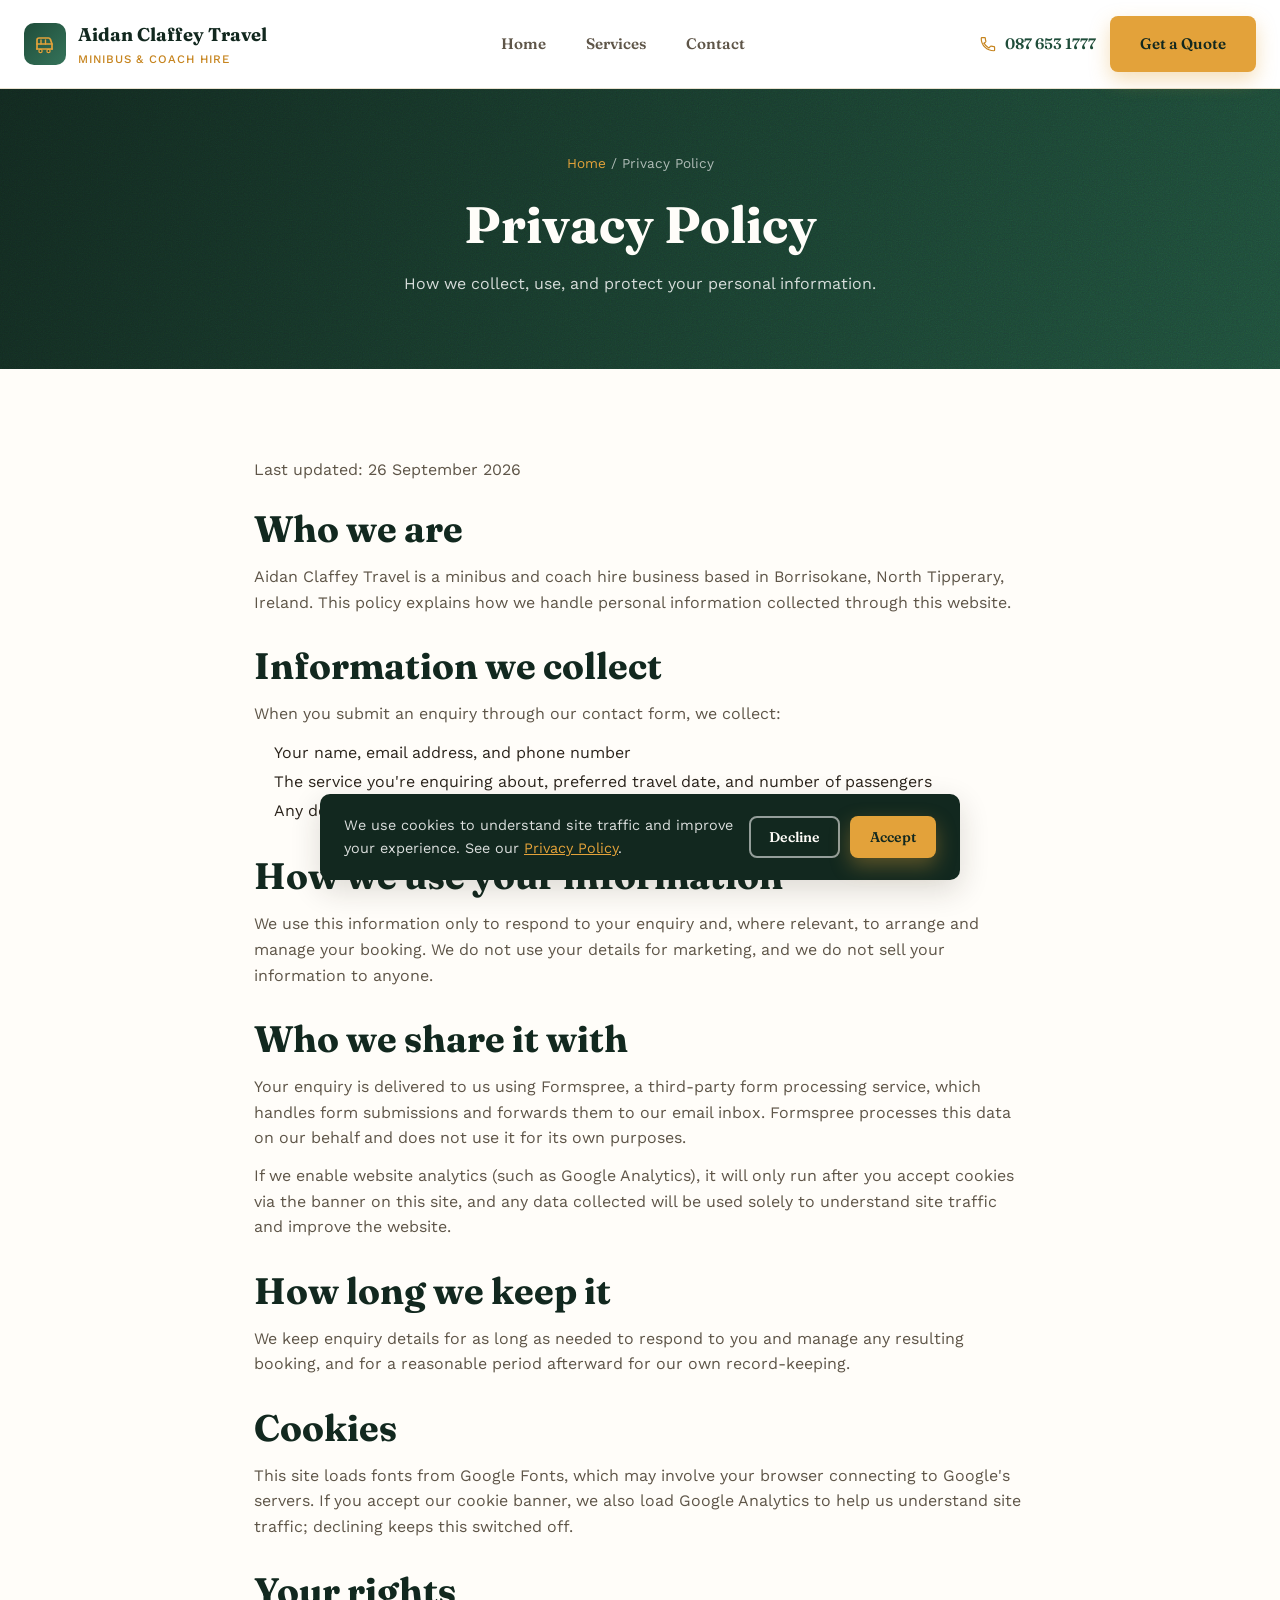
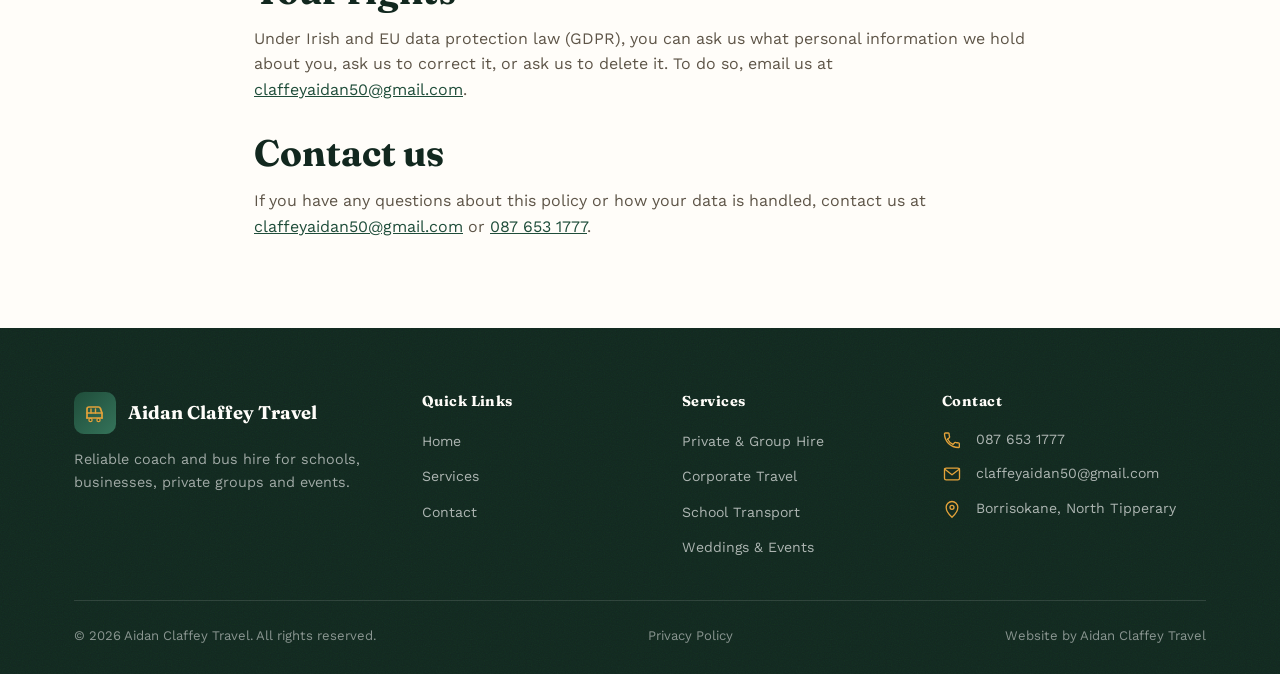
<file: privacy.html>
<!DOCTYPE html>
<html lang="en">
<head>
<meta charset="UTF-8">
<meta name="viewport" content="width=device-width, initial-scale=1.0">
<title>Privacy Policy | Aidan Claffey Travel</title>
<meta name="description" content="How Aidan Claffey Travel collects, uses, and protects your personal information when you contact us or use this website.">
<meta property="og:type" content="website">
<meta property="og:title" content="Privacy Policy | Aidan Claffey Travel">
<meta property="og:description" content="How Aidan Claffey Travel collects, uses, and protects your personal information when you contact us or use this website.">
<meta property="og:image" content="https://www.aidanclaffeytravel.ie/images/fleet-sprinter-front.jpg">
<meta property="og:url" content="https://www.aidanclaffeytravel.ie/privacy.html">
<meta name="twitter:card" content="summary_large_image">
<meta name="twitter:title" content="Privacy Policy | Aidan Claffey Travel">
<meta name="twitter:description" content="How Aidan Claffey Travel collects, uses, and protects your personal information when you contact us or use this website.">
<meta name="twitter:image" content="https://www.aidanclaffeytravel.ie/images/fleet-sprinter-front.jpg">
<link rel="icon" href="data:image/svg+xml,<svg xmlns=%22http://www.w3.org/2000/svg%22 viewBox=%220 0 24 24%22><rect width=%2224%22 height=%2224%22 rx=%225%22 fill=%22%231f4d3a%22/><path fill=%22%23e3a23a%22 d=%22M4 7a1 1 0 0 1 1-1h11.5a1 1 0 0 1 .9.55L19.5 10H4V7z%22/><rect x=%224%22 y=%2210%22 width=%2215.5%22 height=%226%22 fill=%22%23e3a23a%22/><rect x=%224%22 y=%2216%22 width=%2215.5%22 height=%221.5%22 fill=%22%23e3a23a%22/><rect x=%226.3%22 y=%227.5%22 width=%222.8%22 height=%222.2%22 rx=%220.4%22 fill=%22%231f4d3a%22/><rect x=%2210.3%22 y=%227.5%22 width=%222.8%22 height=%222.2%22 rx=%220.4%22 fill=%22%231f4d3a%22/><rect x=%2214.3%22 y=%227.5%22 width=%222.8%22 height=%222.2%22 rx=%220.4%22 fill=%22%231f4d3a%22/><circle cx=%227.5%22 cy=%2218%22 r=%221.6%22 fill=%22%231f4d3a%22 stroke=%22%23e3a23a%22 stroke-width=%220.9%22/><circle cx=%2216%22 cy=%2218%22 r=%221.6%22 fill=%22%231f4d3a%22 stroke=%22%23e3a23a%22 stroke-width=%220.9%22/></svg>">
<link rel="preconnect" href="https://fonts.googleapis.com">
<link rel="preconnect" href="https://fonts.gstatic.com" crossorigin>
<link href="https://fonts.googleapis.com/css2?family=Work+Sans:wght@400;500;600;700&family=Fraunces:opsz,wght@9..144,600;9..144,700&display=swap" rel="stylesheet">
<link rel="stylesheet" href="css/styles.css">
</head>
<body>

<header class="site-header">
  <div class="header-inner">
    <a href="index.html" class="brand">
      <span class="brand-mark">
        <svg viewBox="0 0 24 24" fill="none" xmlns="http://www.w3.org/2000/svg"><path d="M4 17V8a2 2 0 0 1 2-2h9.5a2 2 0 0 1 1.9 1.4L19 12v5" stroke="#E3A23A" stroke-width="1.7" stroke-linecap="round" stroke-linejoin="round"/><path d="M4 17h15" stroke="#E3A23A" stroke-width="1.7" stroke-linecap="round"/><path d="M4 12h15" stroke="#E3A23A" stroke-width="1.7" stroke-linecap="round"/><path d="M8 8v4M12.5 8v4" stroke="#E3A23A" stroke-width="1.4" stroke-linecap="round"/><circle cx="7.5" cy="19" r="1.6" fill="#1F4D3A" stroke="#E3A23A" stroke-width="1.3"/><circle cx="15.5" cy="19" r="1.6" fill="#1F4D3A" stroke="#E3A23A" stroke-width="1.3"/></svg>
      </span>
      <span class="brand-text">Aidan Claffey Travel<span class="sub">Minibus &amp; Coach Hire</span></span>
    </a>
    <nav class="main-nav" id="main-nav">
      <ul>
        <li><a href="index.html">Home</a></li>
        <li><a href="services.html">Services</a></li>
        <li><a href="contact.html">Contact</a></li>
      </ul>
    </nav>
    <div class="header-cta">
      <a href="tel:+353876531777" class="header-phone">
        <svg viewBox="0 0 24 24" fill="none" xmlns="http://www.w3.org/2000/svg"><path d="M6.6 10.8c1.4 2.8 3.7 5.1 6.5 6.5l2.2-2.2c.3-.3.7-.4 1-.2 1.1.4 2.3.6 3.5.6.6 0 1 .4 1 1V20c0 .6-.4 1-1 1C10.4 21 3 13.6 3 4.6c0-.6.4-1 1-1h3.5c.6 0 1 .4 1 1 0 1.2.2 2.4.6 3.5.1.4 0 .8-.2 1l-2.3 2.2z" stroke="currentColor" stroke-width="1.6" stroke-linejoin="round"/></svg>
        087 653 1777
      </a>
      <a href="contact.html" class="btn btn-primary">Get a Quote</a>
    </div>
    <button class="nav-toggle" id="nav-toggle" aria-label="Toggle navigation">
      <span></span><span></span><span></span>
    </button>
  </div>
</header>

<section class="page-header">
  <div class="container">
    <div class="breadcrumb"><a href="index.html">Home</a> / Privacy Policy</div>
    <h1>Privacy Policy</h1>
    <p>How we collect, use, and protect your personal information.</p>
  </div>
</section>

<section>
  <div class="container" style="max-width:820px;">
    <p style="color:var(--grey-700); margin-bottom:24px;">Last updated: 26 September 2026</p>

    <h2 style="margin-bottom:12px;">Who we are</h2>
    <p style="margin-bottom:28px;">Aidan Claffey Travel is a minibus and coach hire business based in Borrisokane, North Tipperary, Ireland. This policy explains how we handle personal information collected through this website.</p>

    <h2 style="margin-bottom:12px;">Information we collect</h2>
    <p style="margin-bottom:12px;">When you submit an enquiry through our contact form, we collect:</p>
    <ul style="margin:0 0 28px 20px; line-height:1.8;">
      <li>Your name, email address, and phone number</li>
      <li>The service you're enquiring about, preferred travel date, and number of passengers</li>
      <li>Any details you include in your message</li>
    </ul>

    <h2 style="margin-bottom:12px;">How we use your information</h2>
    <p style="margin-bottom:28px;">We use this information only to respond to your enquiry and, where relevant, to arrange and manage your booking. We do not use your details for marketing, and we do not sell your information to anyone.</p>

    <h2 style="margin-bottom:12px;">Who we share it with</h2>
    <p style="margin-bottom:12px;">Your enquiry is delivered to us using Formspree, a third-party form processing service, which handles form submissions and forwards them to our email inbox. Formspree processes this data on our behalf and does not use it for its own purposes.</p>
    <p style="margin-bottom:28px;">If we enable website analytics (such as Google Analytics), it will only run after you accept cookies via the banner on this site, and any data collected will be used solely to understand site traffic and improve the website.</p>

    <h2 style="margin-bottom:12px;">How long we keep it</h2>
    <p style="margin-bottom:28px;">We keep enquiry details for as long as needed to respond to you and manage any resulting booking, and for a reasonable period afterward for our own record-keeping.</p>

    <h2 style="margin-bottom:12px;">Cookies</h2>
    <p style="margin-bottom:28px;">This site loads fonts from Google Fonts, which may involve your browser connecting to Google's servers. If you accept our cookie banner, we also load Google Analytics to help us understand site traffic; declining keeps this switched off.</p>

    <h2 style="margin-bottom:12px;">Your rights</h2>
    <p style="margin-bottom:28px;">Under Irish and EU data protection law (GDPR), you can ask us what personal information we hold about you, ask us to correct it, or ask us to delete it. To do so, email us at <a href="mailto:claffeyaidan50@gmail.com" style="color:var(--navy); text-decoration:underline;">claffeyaidan50@gmail.com</a>.</p>

    <h2 style="margin-bottom:12px;">Contact us</h2>
    <p>If you have any questions about this policy or how your data is handled, contact us at <a href="mailto:claffeyaidan50@gmail.com" style="color:var(--navy); text-decoration:underline;">claffeyaidan50@gmail.com</a> or <a href="tel:+353876531777" style="color:var(--navy); text-decoration:underline;">087 653 1777</a>.</p>
  </div>
</section>

<footer class="site-footer">
  <div class="container">
    <div class="footer-grid">
      <div class="footer-brand">
        <a href="index.html" class="brand">
          <span class="brand-mark">
            <svg viewBox="0 0 24 24" fill="none" xmlns="http://www.w3.org/2000/svg"><path d="M4 17V8a2 2 0 0 1 2-2h9.5a2 2 0 0 1 1.9 1.4L19 12v5" stroke="#E3A23A" stroke-width="1.7" stroke-linecap="round" stroke-linejoin="round"/><path d="M4 17h15" stroke="#E3A23A" stroke-width="1.7" stroke-linecap="round"/><path d="M4 12h15" stroke="#E3A23A" stroke-width="1.7" stroke-linecap="round"/><path d="M8 8v4M12.5 8v4" stroke="#E3A23A" stroke-width="1.4" stroke-linecap="round"/><circle cx="7.5" cy="19" r="1.6" fill="#1F4D3A" stroke="#E3A23A" stroke-width="1.3"/><circle cx="15.5" cy="19" r="1.6" fill="#1F4D3A" stroke="#E3A23A" stroke-width="1.3"/></svg>
          </span>
          Aidan Claffey Travel
        </a>
        <p>Reliable coach and bus hire for schools, businesses, private groups and events.</p>
      </div>
      <div class="footer-col">
        <h4>Quick Links</h4>
        <ul>
          <li><a href="index.html">Home</a></li>
          <li><a href="services.html">Services</a></li>
          <li><a href="contact.html">Contact</a></li>
        </ul>
      </div>
      <div class="footer-col">
        <h4>Services</h4>
        <ul>
          <li><a href="services.html">Private &amp; Group Hire</a></li>
          <li><a href="services.html">Corporate Travel</a></li>
          <li><a href="services.html">School Transport</a></li>
          <li><a href="services.html">Weddings &amp; Events</a></li>
        </ul>
      </div>
      <div class="footer-col">
        <h4>Contact</h4>
        <div class="info-row">
          <svg viewBox="0 0 24 24" fill="none"><path d="M6.6 10.8c1.4 2.8 3.7 5.1 6.5 6.5l2.2-2.2c.3-.3.7-.4 1-.2 1.1.4 2.3.6 3.5.6.6 0 1 .4 1 1V20c0 .6-.4 1-1 1C10.4 21 3 13.6 3 4.6c0-.6.4-1 1-1h3.5c.6 0 1 .4 1 1 0 1.2.2 2.4.6 3.5.1.4 0 .8-.2 1l-2.3 2.2z" stroke="currentColor" stroke-width="1.6" stroke-linejoin="round"/></svg>
          <span><a href="tel:+353876531777">087 653 1777</a></span>
        </div>
        <div class="info-row">
          <svg viewBox="0 0 24 24" fill="none"><path d="M3 6l9 7 9-7" stroke="currentColor" stroke-width="1.6" stroke-linecap="round" stroke-linejoin="round"/><rect x="3" y="5" width="18" height="14" rx="2" stroke="currentColor" stroke-width="1.6"/></svg>
          <span><a href="mailto:claffeyaidan50@gmail.com">claffeyaidan50@gmail.com</a></span>
        </div>
        <div class="info-row">
          <svg viewBox="0 0 24 24" fill="none"><path d="M12 22s7-6.2 7-12a7 7 0 1 0-14 0c0 5.8 7 12 7 12z" stroke="currentColor" stroke-width="1.6"/><circle cx="12" cy="10" r="2.4" stroke="currentColor" stroke-width="1.6"/></svg>
          <span>Borrisokane, North Tipperary</span>
        </div>
      </div>
    </div>
    <div class="footer-bottom">
      <span>&copy; 2026 Aidan Claffey Travel. All rights reserved.</span>
      <a href="privacy.html">Privacy Policy</a>
      <span>Website by Aidan Claffey Travel</span>
    </div>
  </div>
</footer>

<div class="cookie-banner" id="cookie-banner">
  <p>We use cookies to understand site traffic and improve your experience. See our <a href="privacy.html">Privacy Policy</a>.</p>
  <div class="cookie-actions">
    <button type="button" class="btn btn-outline" id="cookie-decline">Decline</button>
    <button type="button" class="btn btn-primary" id="cookie-accept">Accept</button>
  </div>
</div>

<script src="js/main.js"></script>
</body>
</html>
</file>
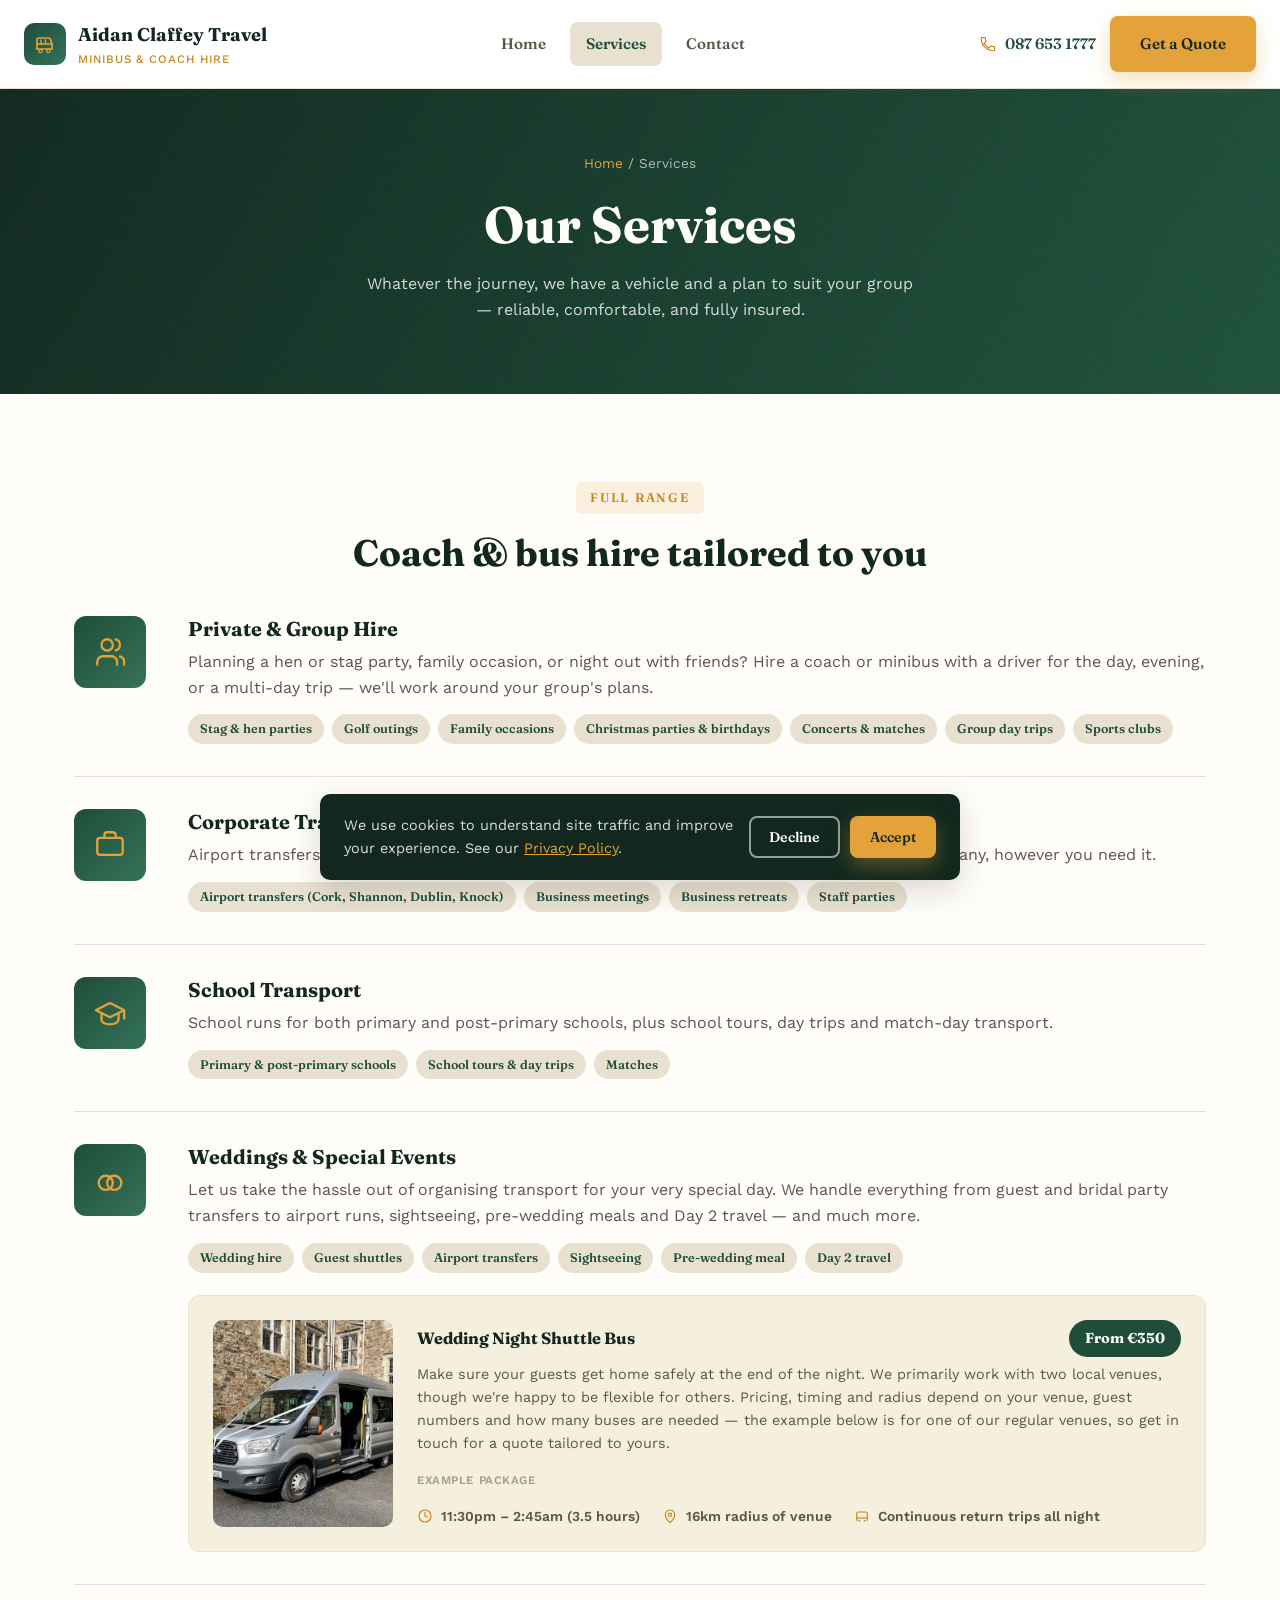
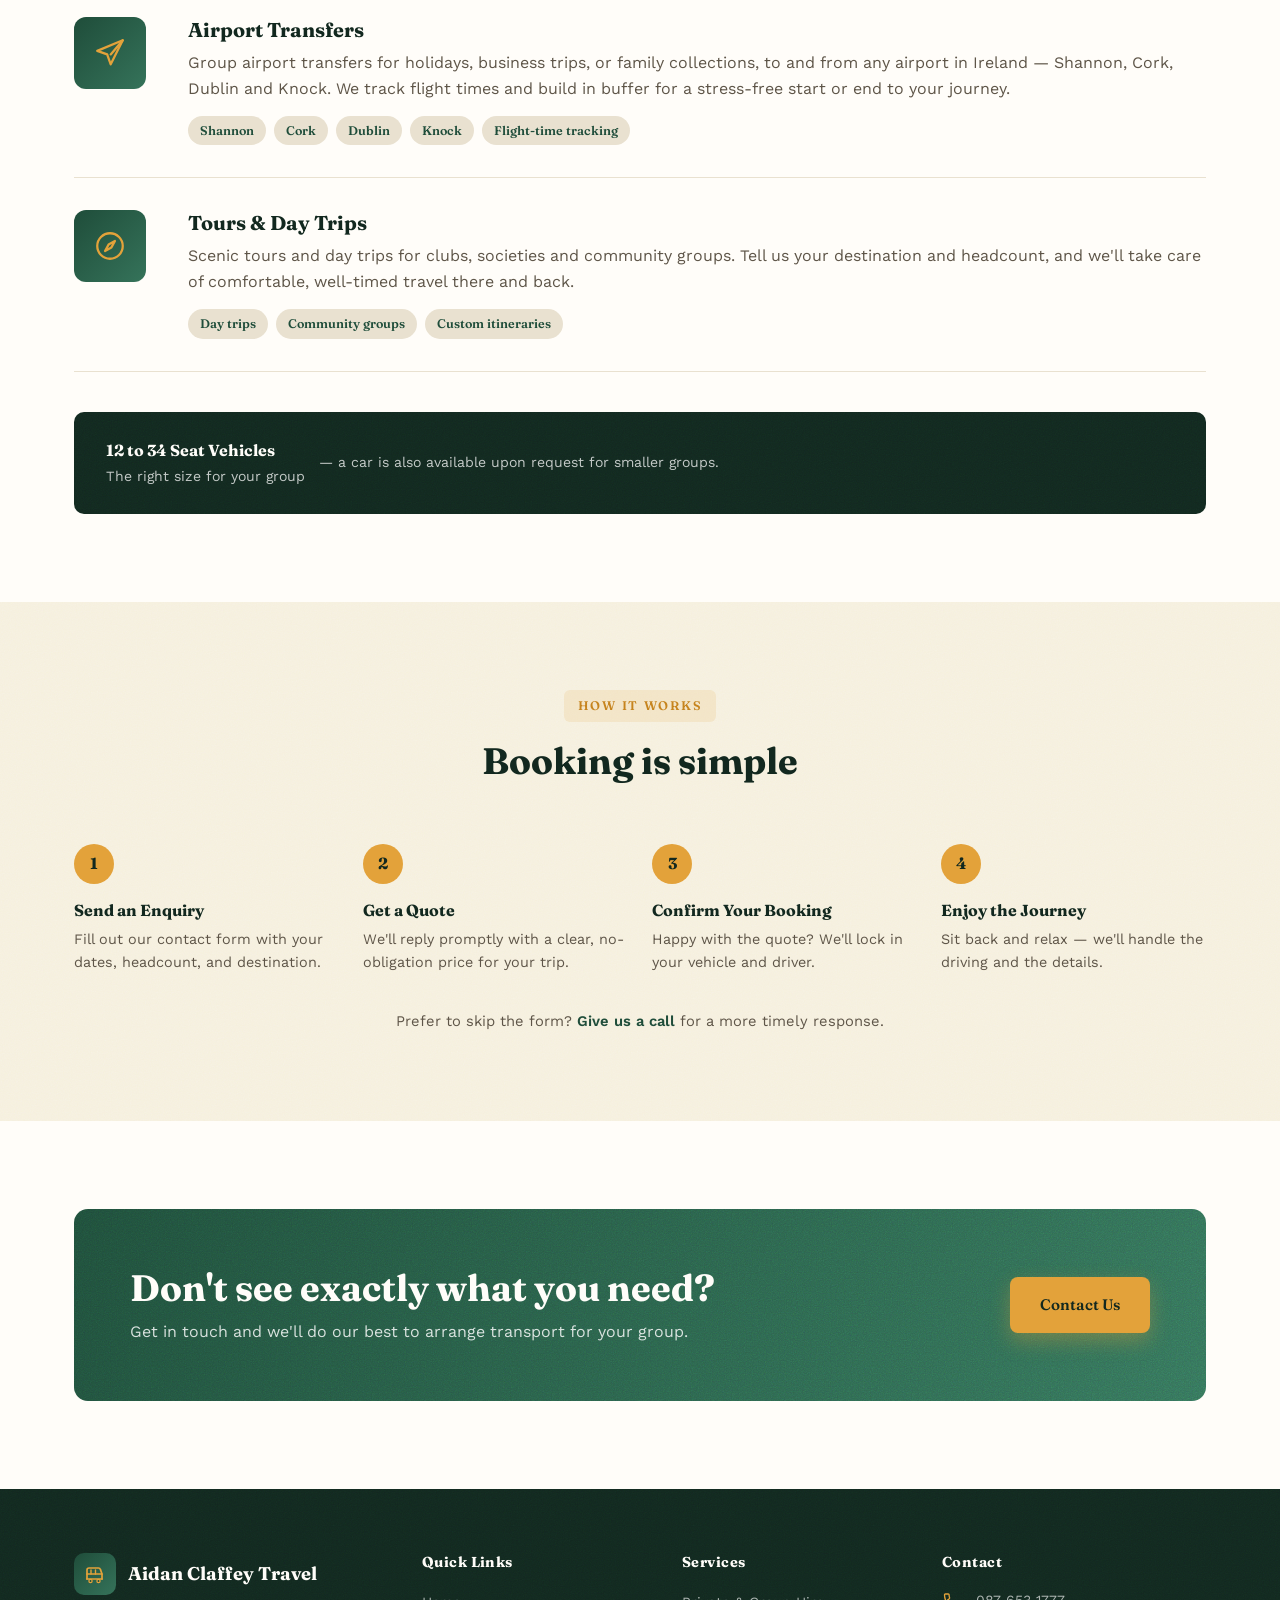
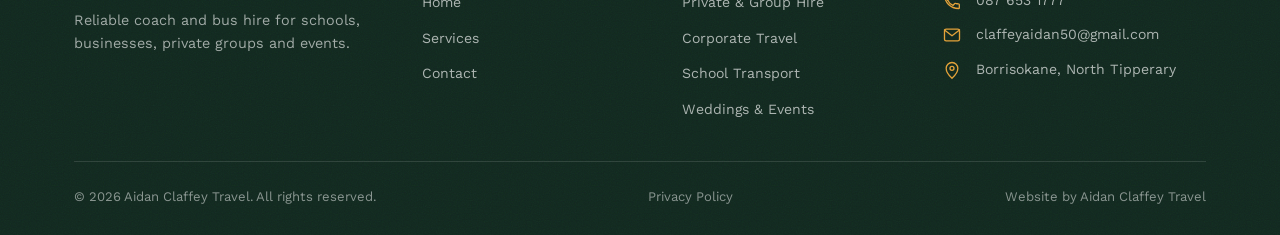
<file: services.html>
<!DOCTYPE html>
<html lang="en">
<head>
<meta charset="UTF-8">
<meta name="viewport" content="width=device-width, initial-scale=1.0">
<title>Our Services | Aidan Claffey Travel</title>
<meta name="description" content="Explore the full range of coach and bus hire services from Aidan Claffey Travel: school transport, private hire, corporate travel, weddings, tours and airport transfers.">
<meta property="og:type" content="website">
<meta property="og:title" content="Our Services | Aidan Claffey Travel">
<meta property="og:description" content="Explore the full range of coach and bus hire services from Aidan Claffey Travel: school transport, private hire, corporate travel, weddings, tours and airport transfers.">
<meta property="og:image" content="https://www.aidanclaffeytravel.ie/images/fleet-sprinter-front.jpg">
<meta property="og:url" content="https://www.aidanclaffeytravel.ie/services.html">
<meta name="twitter:card" content="summary_large_image">
<meta name="twitter:title" content="Our Services | Aidan Claffey Travel">
<meta name="twitter:description" content="Explore the full range of coach and bus hire services from Aidan Claffey Travel: school transport, private hire, corporate travel, weddings, tours and airport transfers.">
<meta name="twitter:image" content="https://www.aidanclaffeytravel.ie/images/fleet-sprinter-front.jpg">
<link rel="icon" href="data:image/svg+xml,<svg xmlns=%22http://www.w3.org/2000/svg%22 viewBox=%220 0 24 24%22><rect width=%2224%22 height=%2224%22 rx=%225%22 fill=%22%231f4d3a%22/><path fill=%22%23e3a23a%22 d=%22M4 7a1 1 0 0 1 1-1h11.5a1 1 0 0 1 .9.55L19.5 10H4V7z%22/><rect x=%224%22 y=%2210%22 width=%2215.5%22 height=%226%22 fill=%22%23e3a23a%22/><rect x=%224%22 y=%2216%22 width=%2215.5%22 height=%221.5%22 fill=%22%23e3a23a%22/><rect x=%226.3%22 y=%227.5%22 width=%222.8%22 height=%222.2%22 rx=%220.4%22 fill=%22%231f4d3a%22/><rect x=%2210.3%22 y=%227.5%22 width=%222.8%22 height=%222.2%22 rx=%220.4%22 fill=%22%231f4d3a%22/><rect x=%2214.3%22 y=%227.5%22 width=%222.8%22 height=%222.2%22 rx=%220.4%22 fill=%22%231f4d3a%22/><circle cx=%227.5%22 cy=%2218%22 r=%221.6%22 fill=%22%231f4d3a%22 stroke=%22%23e3a23a%22 stroke-width=%220.9%22/><circle cx=%2216%22 cy=%2218%22 r=%221.6%22 fill=%22%231f4d3a%22 stroke=%22%23e3a23a%22 stroke-width=%220.9%22/></svg>">
<link rel="preconnect" href="https://fonts.googleapis.com">
<link rel="preconnect" href="https://fonts.gstatic.com" crossorigin>
<link href="https://fonts.googleapis.com/css2?family=Work+Sans:wght@400;500;600;700&family=Fraunces:opsz,wght@9..144,600;9..144,700&display=swap" rel="stylesheet">
<link rel="stylesheet" href="css/styles.css">
</head>
<body>

<header class="site-header">
  <div class="header-inner">
    <a href="index.html" class="brand">
      <span class="brand-mark">
        <svg viewBox="0 0 24 24" fill="none" xmlns="http://www.w3.org/2000/svg"><path d="M4 17V8a2 2 0 0 1 2-2h9.5a2 2 0 0 1 1.9 1.4L19 12v5" stroke="#E3A23A" stroke-width="1.7" stroke-linecap="round" stroke-linejoin="round"/><path d="M4 17h15" stroke="#E3A23A" stroke-width="1.7" stroke-linecap="round"/><path d="M4 12h15" stroke="#E3A23A" stroke-width="1.7" stroke-linecap="round"/><path d="M8 8v4M12.5 8v4" stroke="#E3A23A" stroke-width="1.4" stroke-linecap="round"/><circle cx="7.5" cy="19" r="1.6" fill="#1F4D3A" stroke="#E3A23A" stroke-width="1.3"/><circle cx="15.5" cy="19" r="1.6" fill="#1F4D3A" stroke="#E3A23A" stroke-width="1.3"/></svg>
      </span>
      <span class="brand-text">Aidan Claffey Travel<span class="sub">Minibus &amp; Coach Hire</span></span>
    </a>
    <nav class="main-nav" id="main-nav">
      <ul>
        <li><a href="index.html">Home</a></li>
        <li><a href="services.html" class="active">Services</a></li>
        <li><a href="contact.html">Contact</a></li>
      </ul>
    </nav>
    <div class="header-cta">
      <a href="tel:+353876531777" class="header-phone">
        <svg viewBox="0 0 24 24" fill="none" xmlns="http://www.w3.org/2000/svg"><path d="M6.6 10.8c1.4 2.8 3.7 5.1 6.5 6.5l2.2-2.2c.3-.3.7-.4 1-.2 1.1.4 2.3.6 3.5.6.6 0 1 .4 1 1V20c0 .6-.4 1-1 1C10.4 21 3 13.6 3 4.6c0-.6.4-1 1-1h3.5c.6 0 1 .4 1 1 0 1.2.2 2.4.6 3.5.1.4 0 .8-.2 1l-2.3 2.2z" stroke="currentColor" stroke-width="1.6" stroke-linejoin="round"/></svg>
        087 653 1777
      </a>
      <a href="contact.html" class="btn btn-primary">Get a Quote</a>
    </div>
    <button class="nav-toggle" id="nav-toggle" aria-label="Toggle navigation">
      <span></span><span></span><span></span>
    </button>
  </div>
</header>

<section class="page-header">
  <div class="container">
    <div class="breadcrumb"><a href="index.html">Home</a> / Services</div>
    <h1>Our Services</h1>
    <p>Whatever the journey, we have a vehicle and a plan to suit your group — reliable, comfortable, and fully insured.</p>
  </div>
</section>

<section>
  <div class="container">
    <div class="section-head" style="margin-bottom:8px;">
      <span class="eyebrow">Full Range</span>
      <h2>Coach &amp; bus hire tailored to you</h2>
    </div>

    <div class="service-block">
      <div class="service-icon-lg">
        <svg viewBox="0 0 24 24" fill="none"><path d="M17 21v-2a4 4 0 0 0-4-4H7a4 4 0 0 0-4 4v2" stroke="currentColor" stroke-width="1.6" stroke-linecap="round" stroke-linejoin="round"/><circle cx="10" cy="7" r="4" stroke="currentColor" stroke-width="1.6"/><path d="M22 21v-2a4 4 0 0 0-3-3.87" stroke="currentColor" stroke-width="1.6" stroke-linecap="round" stroke-linejoin="round"/><path d="M16 3.13a4 4 0 0 1 0 7.75" stroke="currentColor" stroke-width="1.6" stroke-linecap="round" stroke-linejoin="round"/></svg>
      </div>
      <div>
        <h3>Private &amp; Group Hire</h3>
        <p>Planning a hen or stag party, family occasion, or night out with friends? Hire a coach or minibus with a driver for the day, evening, or a multi-day trip — we'll work around your group's plans.</p>
        <div class="service-tags">
          <span class="tag">Stag &amp; hen parties</span>
          <span class="tag">Golf outings</span>
          <span class="tag">Family occasions</span>
          <span class="tag">Christmas parties &amp; birthdays</span>
          <span class="tag">Concerts &amp; matches</span>
          <span class="tag">Group day trips</span>
          <span class="tag">Sports clubs</span>
        </div>
      </div>
    </div>

    <div class="service-block">
      <div class="service-icon-lg">
        <svg viewBox="0 0 24 24" fill="none"><rect x="3" y="7" width="18" height="12" rx="2" stroke="currentColor" stroke-width="1.6"/><path d="M8 7V5a2 2 0 0 1 2-2h4a2 2 0 0 1 2 2v2" stroke="currentColor" stroke-width="1.6"/></svg>
      </div>
      <div>
        <h3>Corporate Travel</h3>
        <p>Airport transfers, business meetings, retreats and staff parties — reliable transport for your company, however you need it.</p>
        <div class="service-tags">
          <span class="tag">Airport transfers (Cork, Shannon, Dublin, Knock)</span>
          <span class="tag">Business meetings</span>
          <span class="tag">Business retreats</span>
          <span class="tag">Staff parties</span>
        </div>
      </div>
    </div>

    <div class="service-block">
      <div class="service-icon-lg">
        <svg viewBox="0 0 24 24" fill="none"><path d="M22 10L12 5 2 10l10 5 10-5Z" stroke="currentColor" stroke-width="1.6" stroke-linejoin="round"/><path d="M6 12v5c0 1.5 2.5 3 6 3s6-1.5 6-3v-5" stroke="currentColor" stroke-width="1.6" stroke-linejoin="round"/><path d="M22 10v6" stroke="currentColor" stroke-width="1.6" stroke-linecap="round"/></svg>
      </div>
      <div>
        <h3>School Transport</h3>
        <p>School runs for both primary and post-primary schools, plus school tours, day trips and match-day transport.</p>
        <div class="service-tags">
          <span class="tag">Primary &amp; post-primary schools</span>
          <span class="tag">School tours &amp; day trips</span>
          <span class="tag">Matches</span>
        </div>
      </div>
    </div>

    <div class="service-block">
      <div class="service-icon-lg">
        <svg viewBox="0 0 24 24" fill="none"><circle cx="9" cy="14" r="5" stroke="currentColor" stroke-width="1.6"/><circle cx="15" cy="14" r="5" stroke="currentColor" stroke-width="1.6"/></svg>
      </div>
      <div>
        <h3>Weddings &amp; Special Events</h3>
        <p>Let us take the hassle out of organising transport for your very special day. We handle everything from guest and bridal party transfers to airport runs, sightseeing, pre-wedding meals and Day 2 travel — and much more.</p>
        <div class="service-tags">
          <span class="tag">Wedding hire</span>
          <span class="tag">Guest shuttles</span>
          <span class="tag">Airport transfers</span>
          <span class="tag">Sightseeing</span>
          <span class="tag">Pre-wedding meal</span>
          <span class="tag">Day 2 travel</span>
        </div>

        <div class="service-highlight">
          <div class="service-highlight-body">
            <img src="images/wedding-shuttle-2.webp" alt="Wedding shuttle minibus decorated with ribbon at Cloughjordan House" class="service-highlight-photo">
            <div>
              <div class="service-highlight-head">
                <h4>Wedding Night Shuttle Bus</h4>
                <span class="price-tag">From €350</span>
              </div>
              <p style="font-size:0.9rem;">Make sure your guests get home safely at the end of the night. We primarily work with two local venues, though we're happy to be flexible for others. Pricing, timing and radius depend on your venue, guest numbers and how many buses are needed — the example below is for one of our regular venues, so get in touch for a quote tailored to yours.</p>
              <p style="font-size:0.72rem; font-weight:600; text-transform:uppercase; letter-spacing:0.05em; color:var(--grey-400); margin-top:16px;">Example package</p>
              <div class="spec-list">
                <div class="spec-item">
                  <svg viewBox="0 0 24 24" fill="none"><circle cx="12" cy="12" r="9" stroke="currentColor" stroke-width="1.7"/><path d="M12 7v5l3.5 2" stroke="currentColor" stroke-width="1.7" stroke-linecap="round"/></svg>
                  11:30pm – 2:45am (3.5 hours)
                </div>
                <div class="spec-item">
                  <svg viewBox="0 0 24 24" fill="none"><path d="M12 22s7-6.2 7-12a7 7 0 1 0-14 0c0 5.8 7 12 7 12z" stroke="currentColor" stroke-width="1.7"/><circle cx="12" cy="10" r="2.4" stroke="currentColor" stroke-width="1.7"/></svg>
                  16km radius of venue
                </div>
                <div class="spec-item">
                  <svg viewBox="0 0 24 24" fill="none"><path d="M4 19V9a3 3 0 0 1 3-3h10a3 3 0 0 1 3 3v10" stroke="currentColor" stroke-width="1.7"/><path d="M4 15h16" stroke="currentColor" stroke-width="1.7"/><circle cx="8" cy="19" r="1.4" fill="currentColor"/><circle cx="16" cy="19" r="1.4" fill="currentColor"/></svg>
                  Continuous return trips all night
                </div>
              </div>
            </div>
          </div>
        </div>
      </div>
    </div>

    <div class="service-block">
      <div class="service-icon-lg">
        <svg viewBox="0 0 24 24" fill="none"><path d="M21 3 3 10.5l7 2.5 2.5 7L21 3Z" stroke="currentColor" stroke-width="1.6" stroke-linejoin="round"/><path d="M12.5 13 21 3" stroke="currentColor" stroke-width="1.6" stroke-linecap="round" stroke-linejoin="round"/></svg>
      </div>
      <div>
        <h3>Airport Transfers</h3>
        <p>Group airport transfers for holidays, business trips, or family collections, to and from any airport in Ireland — Shannon, Cork, Dublin and Knock. We track flight times and build in buffer for a stress-free start or end to your journey.</p>
        <div class="service-tags">
          <span class="tag">Shannon</span>
          <span class="tag">Cork</span>
          <span class="tag">Dublin</span>
          <span class="tag">Knock</span>
          <span class="tag">Flight-time tracking</span>
        </div>
      </div>
    </div>

    <div class="service-block">
      <div class="service-icon-lg">
        <svg viewBox="0 0 24 24" fill="none"><circle cx="12" cy="12" r="9" stroke="currentColor" stroke-width="1.6"/><path d="M15.5 8.5 13 13l-4.5 2.5L11 11l4.5-2.5Z" stroke="currentColor" stroke-width="1.6" stroke-linejoin="round"/></svg>
      </div>
      <div>
        <h3>Tours &amp; Day Trips</h3>
        <p>Scenic tours and day trips for clubs, societies and community groups. Tell us your destination and headcount, and we'll take care of comfortable, well-timed travel there and back.</p>
        <div class="service-tags">
          <span class="tag">Day trips</span>
          <span class="tag">Community groups</span>
          <span class="tag">Custom itineraries</span>
        </div>
      </div>
    </div>

    <div class="fleet-strip">
      <div>
        <strong>12 to 34 Seat Vehicles</strong>
        <span style="display:block; font-weight:400; color:rgba(255,255,255,0.75); font-size:0.88rem; margin-top:2px;">The right size for your group</span>
      </div>
      <span style="color:rgba(255,255,255,0.75); font-size:0.88rem;">— a car is also available upon request for smaller groups.</span>
    </div>
  </div>
</section>

<!-- HOW IT WORKS -->
<section class="bg-cream">
  <div class="container">
    <div class="section-head">
      <span class="eyebrow">How It Works</span>
      <h2>Booking is simple</h2>
    </div>
    <div class="steps">
      <div class="step">
        <div class="step-num">1</div>
        <h4>Send an Enquiry</h4>
        <p>Fill out our contact form with your dates, headcount, and destination.</p>
      </div>
      <div class="step">
        <div class="step-num">2</div>
        <h4>Get a Quote</h4>
        <p>We'll reply promptly with a clear, no-obligation price for your trip.</p>
      </div>
      <div class="step">
        <div class="step-num">3</div>
        <h4>Confirm Your Booking</h4>
        <p>Happy with the quote? We'll lock in your vehicle and driver.</p>
      </div>
      <div class="step">
        <div class="step-num">4</div>
        <h4>Enjoy the Journey</h4>
        <p>Sit back and relax — we'll handle the driving and the details.</p>
      </div>
    </div>
    <p style="text-align:center; margin-top:36px; font-size:0.92rem;">Prefer to skip the form? <a href="tel:+353876531777" style="color:var(--navy); font-weight:600;">Give us a call</a> for a more timely response.</p>
  </div>
</section>

<!-- CTA -->
<section>
  <div class="container">
    <div class="cta-banner">
      <div>
        <h2>Don't see exactly what you need?</h2>
        <p>Get in touch and we'll do our best to arrange transport for your group.</p>
      </div>
      <a href="contact.html" class="btn btn-primary">Contact Us</a>
    </div>
  </div>
</section>

<footer class="site-footer">
  <div class="container">
    <div class="footer-grid">
      <div class="footer-brand">
        <a href="index.html" class="brand">
          <span class="brand-mark">
            <svg viewBox="0 0 24 24" fill="none" xmlns="http://www.w3.org/2000/svg"><path d="M4 17V8a2 2 0 0 1 2-2h9.5a2 2 0 0 1 1.9 1.4L19 12v5" stroke="#E3A23A" stroke-width="1.7" stroke-linecap="round" stroke-linejoin="round"/><path d="M4 17h15" stroke="#E3A23A" stroke-width="1.7" stroke-linecap="round"/><path d="M4 12h15" stroke="#E3A23A" stroke-width="1.7" stroke-linecap="round"/><path d="M8 8v4M12.5 8v4" stroke="#E3A23A" stroke-width="1.4" stroke-linecap="round"/><circle cx="7.5" cy="19" r="1.6" fill="#1F4D3A" stroke="#E3A23A" stroke-width="1.3"/><circle cx="15.5" cy="19" r="1.6" fill="#1F4D3A" stroke="#E3A23A" stroke-width="1.3"/></svg>
          </span>
          Aidan Claffey Travel
        </a>
        <p>Reliable coach and bus hire for schools, businesses, private groups and events.</p>
      </div>
      <div class="footer-col">
        <h4>Quick Links</h4>
        <ul>
          <li><a href="index.html">Home</a></li>
          <li><a href="services.html">Services</a></li>
          <li><a href="contact.html">Contact</a></li>
        </ul>
      </div>
      <div class="footer-col">
        <h4>Services</h4>
        <ul>
          <li><a href="services.html">Private &amp; Group Hire</a></li>
          <li><a href="services.html">Corporate Travel</a></li>
          <li><a href="services.html">School Transport</a></li>
          <li><a href="services.html">Weddings &amp; Events</a></li>
        </ul>
      </div>
      <div class="footer-col">
        <h4>Contact</h4>
        <div class="info-row">
          <svg viewBox="0 0 24 24" fill="none"><path d="M6.6 10.8c1.4 2.8 3.7 5.1 6.5 6.5l2.2-2.2c.3-.3.7-.4 1-.2 1.1.4 2.3.6 3.5.6.6 0 1 .4 1 1V20c0 .6-.4 1-1 1C10.4 21 3 13.6 3 4.6c0-.6.4-1 1-1h3.5c.6 0 1 .4 1 1 0 1.2.2 2.4.6 3.5.1.4 0 .8-.2 1l-2.3 2.2z" stroke="currentColor" stroke-width="1.6" stroke-linejoin="round"/></svg>
          <span><a href="tel:+353876531777">087 653 1777</a></span>
        </div>
        <div class="info-row">
          <svg viewBox="0 0 24 24" fill="none"><path d="M3 6l9 7 9-7" stroke="currentColor" stroke-width="1.6" stroke-linecap="round" stroke-linejoin="round"/><rect x="3" y="5" width="18" height="14" rx="2" stroke="currentColor" stroke-width="1.6"/></svg>
          <span><a href="mailto:claffeyaidan50@gmail.com">claffeyaidan50@gmail.com</a></span>
        </div>
        <div class="info-row">
          <svg viewBox="0 0 24 24" fill="none"><path d="M12 22s7-6.2 7-12a7 7 0 1 0-14 0c0 5.8 7 12 7 12z" stroke="currentColor" stroke-width="1.6"/><circle cx="12" cy="10" r="2.4" stroke="currentColor" stroke-width="1.6"/></svg>
          <span>Borrisokane, North Tipperary</span>
        </div>
      </div>
    </div>
    <div class="footer-bottom">
      <span>&copy; 2026 Aidan Claffey Travel. All rights reserved.</span>
      <a href="privacy.html">Privacy Policy</a>
      <span>Website by Aidan Claffey Travel</span>
    </div>
  </div>
</footer>

<div class="cookie-banner" id="cookie-banner">
  <p>We use cookies to understand site traffic and improve your experience. See our <a href="privacy.html">Privacy Policy</a>.</p>
  <div class="cookie-actions">
    <button type="button" class="btn btn-outline" id="cookie-decline">Decline</button>
    <button type="button" class="btn btn-primary" id="cookie-accept">Accept</button>
  </div>
</div>

<script src="js/main.js"></script>
</body>
</html>
</file>
<file: css/styles.css>
/* ============================================
   Aidan Claffey Travel — Site Stylesheet
   ============================================ */

:root {
  --navy: #1f4d3a;
  --navy-dark: #12281f;
  --navy-light: #35735a;
  --gold: #e3a23a;
  --gold-dark: #c6841e;
  --cream: #f5efdd;
  --grey-900: #2b241c;
  --grey-700: #5e5548;
  --grey-400: #a79c89;
  --grey-200: #e9e1d0;
  --white: #fffdf9;
  --radius: 10px;
  --shadow: 0 10px 30px rgba(38, 30, 20, 0.16);
  --shadow-sm: 0 4px 14px rgba(38, 30, 20, 0.1);
  --max-width: 1180px;
  --font-heading: 'Fraunces', Georgia, 'Times New Roman', serif;
  --font-body: 'Work Sans', 'Segoe UI', Arial, sans-serif;
  --grain: url("data:image/svg+xml,%3Csvg xmlns='http://www.w3.org/2000/svg' width='180' height='180'%3E%3Cfilter id='n'%3E%3CfeTurbulence type='fractalNoise' baseFrequency='0.85' numOctaves='3' stitchTiles='stitch'/%3E%3C/filter%3E%3Crect width='100%25' height='100%25' filter='url(%23n)' opacity='0.35'/%3E%3C/svg%3E");
}

* { box-sizing: border-box; margin: 0; padding: 0; }

html { scroll-behavior: smooth; }

body {
  font-family: var(--font-body);
  color: var(--grey-900);
  background: var(--white);
  line-height: 1.6;
  -webkit-font-smoothing: antialiased;
}

img { max-width: 100%; display: block; }

a { color: inherit; text-decoration: none; }

ul { list-style: none; }

.container {
  max-width: var(--max-width);
  margin: 0 auto;
  padding: 0 24px;
}

h1, h2, h3, h4 {
  font-family: var(--font-heading);
  font-weight: 700;
  line-height: 1.25;
  color: var(--navy-dark);
}

h1 { font-size: clamp(2.1rem, 4.5vw, 3.2rem); }
h2 { font-size: clamp(1.6rem, 3vw, 2.3rem); }
h3 { font-size: 1.25rem; }

p { color: var(--grey-700); }

.eyebrow {
  display: inline-block;
  font-family: var(--font-heading);
  font-weight: 600;
  font-size: 0.78rem;
  letter-spacing: 0.14em;
  text-transform: uppercase;
  color: var(--gold-dark);
  background: rgba(227, 162, 58, 0.14);
  padding: 6px 14px;
  border-radius: 6px;
  margin-bottom: 16px;
}

/* ---------- Buttons ---------- */
.btn {
  display: inline-flex;
  align-items: center;
  justify-content: center;
  gap: 8px;
  font-family: var(--font-heading);
  font-weight: 600;
  font-size: 0.95rem;
  padding: 14px 28px;
  border-radius: 8px;
  border: 2px solid transparent;
  cursor: pointer;
  transition: transform 0.15s ease, box-shadow 0.15s ease, background 0.15s ease, color 0.15s ease;
  white-space: nowrap;
}
.btn:active { transform: translateY(1px); }

.btn-primary {
  background: var(--gold);
  color: var(--navy-dark);
  box-shadow: 0 8px 20px rgba(227, 162, 58, 0.35);
}
.btn-primary:hover { background: var(--gold-dark); box-shadow: 0 10px 24px rgba(227, 162, 58, 0.45); }

.btn-outline {
  background: transparent;
  border-color: rgba(255, 255, 255, 0.55);
  color: var(--white);
}
.btn-outline:hover { background: rgba(255, 255, 255, 0.12); border-color: var(--white); }

.btn-outline-navy {
  background: transparent;
  border-color: var(--navy);
  color: var(--navy);
}
.btn-outline-navy:hover { background: var(--navy); color: var(--white); }

.btn-block { width: 100%; }

/* ---------- Header ---------- */
.site-header {
  position: sticky;
  top: 0;
  z-index: 100;
  background: rgba(255, 255, 255, 0.96);
  backdrop-filter: blur(6px);
  border-bottom: 1px solid var(--grey-200);
}

.header-inner {
  display: flex;
  align-items: center;
  justify-content: space-between;
  padding: 16px 24px;
}

.brand {
  display: flex;
  align-items: center;
  gap: 12px;
  font-family: var(--font-heading);
  font-weight: 700;
  font-size: 1.15rem;
  color: var(--navy-dark);
}

.brand-mark {
  width: 42px;
  height: 42px;
  border-radius: 10px;
  background: linear-gradient(135deg, var(--navy) 0%, var(--navy-light) 100%);
  display: flex;
  align-items: center;
  justify-content: center;
  flex-shrink: 0;
}

.brand-mark svg { width: 24px; height: 24px; }

.brand-text .sub {
  display: block;
  font-family: var(--font-body);
  font-weight: 500;
  font-size: 0.72rem;
  letter-spacing: 0.08em;
  text-transform: uppercase;
  color: var(--gold-dark);
}

.main-nav ul {
  display: flex;
  align-items: center;
  gap: 8px;
}

.main-nav a {
  display: inline-block;
  font-family: var(--font-heading);
  font-weight: 600;
  font-size: 0.95rem;
  color: var(--grey-700);
  padding: 10px 16px;
  border-radius: 8px;
  transition: background 0.15s ease, color 0.15s ease;
}

.main-nav a:hover,
.main-nav a.active {
  color: var(--navy);
  background: var(--grey-200);
}

.header-cta { display: flex; align-items: center; gap: 14px; }

.header-phone {
  display: flex;
  align-items: center;
  gap: 8px;
  font-family: var(--font-heading);
  font-weight: 600;
  color: var(--navy);
  font-size: 0.95rem;
}
.header-phone svg { width: 18px; height: 18px; color: var(--gold-dark); }

.nav-toggle {
  display: none;
  flex-direction: column;
  gap: 5px;
  background: none;
  border: none;
  cursor: pointer;
  padding: 8px;
}
.nav-toggle span {
  width: 24px;
  height: 2px;
  background: var(--navy-dark);
  border-radius: 2px;
}

/* ---------- Hero ---------- */
.hero {
  position: relative;
  background-image: var(--grain), linear-gradient(120deg, var(--navy-dark) 0%, var(--navy) 55%, var(--navy-light) 100%);
  background-blend-mode: overlay;
  color: var(--white);
  overflow: hidden;
}

.hero-inner {
  position: relative;
  z-index: 2;
  padding: 96px 24px 110px;
  max-width: var(--max-width);
  margin: 0 auto;
  display: grid;
  grid-template-columns: 1.1fr 0.9fr;
  gap: 48px;
  align-items: center;
}

.hero h1 { color: var(--white); margin-bottom: 20px; }
.hero .eyebrow { background: rgba(227, 162, 58, 0.18); }

.hero p.lead {
  color: rgba(255, 255, 255, 0.86);
  font-size: 1.08rem;
  max-width: 46ch;
  margin-bottom: 32px;
}

.hero-actions { display: flex; gap: 16px; flex-wrap: wrap; }

.hero-stats {
  display: flex;
  gap: 32px;
  margin-top: 48px;
  flex-wrap: wrap;
}
.hero-stats div strong {
  display: block;
  font-family: var(--font-heading);
  font-size: 1.7rem;
  color: var(--gold);
}
.hero-stats div span {
  font-size: 0.85rem;
  color: rgba(255, 255, 255, 0.75);
}

.hero-art {
  position: relative;
  display: flex;
  align-items: center;
  justify-content: center;
}

.hero-art svg { width: 100%; height: auto; max-width: 480px; }

.hero-photo {
  width: 100%;
  max-width: 480px;
  aspect-ratio: 4 / 3;
  object-fit: cover;
  border-radius: 14px;
  box-shadow: 0 24px 50px rgba(22, 16, 8, 0.4);
  border: 4px solid rgba(255, 255, 255, 0.12);
}

.hero-bg-shape {
  position: absolute;
  inset: 0;
  z-index: 1;
  opacity: 0.5;
  background:
    radial-gradient(circle at 82% 18%, rgba(227, 162, 58, 0.28), transparent 45%),
    radial-gradient(circle at 10% 90%, rgba(255, 255, 255, 0.08), transparent 40%);
}

.wave-divider {
  display: block;
  width: 100%;
  line-height: 0;
  margin-top: -2px;
}

/* ---------- Sections ---------- */
section { padding: 88px 0; }
.section-head {
  text-align: center;
  max-width: 640px;
  margin: 0 auto 52px;
}
.section-head p { margin-top: 14px; }

.bg-cream {
  background-color: var(--cream);
  background-image: var(--grain);
  background-blend-mode: overlay;
}
.bg-navy { background: var(--navy-dark); color: var(--white); }
.bg-navy h2, .bg-navy h3 { color: var(--white); }
.bg-navy p { color: rgba(255, 255, 255, 0.78); }

/* ---------- Trust strip ---------- */
.trust-strip {
  border-top: 1px solid var(--grey-200);
  border-bottom: 1px solid var(--grey-200);
  padding: 28px 0;
}
.trust-grid {
  display: flex;
  justify-content: space-between;
  flex-wrap: wrap;
  gap: 24px;
}
.trust-item {
  display: flex;
  align-items: center;
  gap: 12px;
  font-family: var(--font-heading);
  font-weight: 600;
  color: var(--navy);
  font-size: 0.95rem;
}
.trust-item svg { width: 22px; height: 22px; color: var(--gold-dark); flex-shrink: 0; }

/* ---------- Cards ---------- */
.grid-3 {
  display: grid;
  grid-template-columns: repeat(3, 1fr);
  gap: 28px;
}
.grid-2 {
  display: grid;
  grid-template-columns: repeat(2, 1fr);
  gap: 28px;
}

.card {
  background: var(--white);
  border: 1px solid var(--grey-200);
  border-radius: var(--radius);
  padding: 32px 28px;
  box-shadow: var(--shadow-sm);
  transition: transform 0.2s ease, box-shadow 0.2s ease;
  height: 100%;
}
.card:hover { transform: translateY(-4px); box-shadow: var(--shadow); }

.card-icon {
  width: 54px;
  height: 54px;
  border-radius: 12px;
  background: linear-gradient(135deg, var(--navy) 0%, var(--navy-light) 100%);
  display: flex;
  align-items: center;
  justify-content: center;
  margin-bottom: 20px;
}
.card-icon svg { width: 26px; height: 26px; color: var(--gold); }

.card h3 { margin-bottom: 10px; }
.card p { font-size: 0.95rem; }

.card-link {
  display: inline-flex;
  align-items: center;
  gap: 6px;
  margin-top: 16px;
  font-family: var(--font-heading);
  font-weight: 600;
  font-size: 0.88rem;
  color: var(--navy);
}
.card-link svg { width: 14px; height: 14px; transition: transform 0.15s ease; }
.card:hover .card-link svg { transform: translateX(4px); }

/* ---------- Why us / feature list ---------- */
.feature-list { display: flex; flex-direction: column; gap: 22px; margin-top: 8px; }
.feature-item { display: flex; gap: 16px; align-items: flex-start; }
.feature-icon {
  width: 40px;
  height: 40px;
  border-radius: 10px;
  background: rgba(227, 162, 58, 0.16);
  display: flex;
  align-items: center;
  justify-content: center;
  flex-shrink: 0;
}
.feature-icon svg { width: 20px; height: 20px; color: var(--gold-dark); }
.feature-item h4 { font-family: var(--font-heading); font-size: 1rem; margin-bottom: 4px; color: var(--navy-dark); }
.feature-item p { font-size: 0.92rem; }

.split {
  display: grid;
  grid-template-columns: 1fr 1fr;
  gap: 56px;
  align-items: center;
}

.fleet-graphic {
  background: linear-gradient(160deg, var(--cream), var(--white));
  border: 1px solid var(--grey-200);
  border-radius: 12px;
  padding: 16px;
  box-shadow: var(--shadow-sm);
}

.fleet-photo-grid {
  display: grid;
  grid-template-columns: 1fr 1fr;
  gap: 12px;
}
.fleet-photo-grid img {
  width: 100%;
  height: 160px;
  object-fit: cover;
  border-radius: 10px;
}

/* ---------- CTA banner ---------- */
.cta-banner {
  background-image: var(--grain), linear-gradient(120deg, var(--navy) 0%, var(--navy-light) 100%);
  background-blend-mode: overlay;
  border-radius: 14px;
  padding: 56px;
  display: flex;
  align-items: center;
  justify-content: space-between;
  gap: 32px;
  flex-wrap: wrap;
  color: var(--white);
}
.cta-banner h2 { color: var(--white); margin-bottom: 8px; }
.cta-banner p { color: rgba(255, 255, 255, 0.82); }

/* ---------- Testimonials ---------- */
.testimonial-card {
  background: var(--white);
  border-radius: var(--radius);
  padding: 30px;
  border: 1px solid var(--grey-200);
  box-shadow: var(--shadow-sm);
}
.stars { color: var(--gold); letter-spacing: 2px; margin-bottom: 14px; font-size: 1rem; }
.testimonial-card p.quote { color: var(--grey-900); font-style: italic; margin-bottom: 18px; }
.testimonial-author { font-family: var(--font-heading); font-weight: 600; font-size: 0.9rem; color: var(--navy); }
.testimonial-role { font-size: 0.8rem; color: var(--grey-400); }

/* ---------- Page header (inner pages) ---------- */
.page-header {
  background-image: var(--grain), linear-gradient(120deg, var(--navy-dark) 0%, var(--navy) 100%);
  background-blend-mode: overlay;
  color: var(--white);
  padding: 64px 0 72px;
  text-align: center;
}
.page-header h1 { color: var(--white); margin-bottom: 14px; }
.page-header p { color: rgba(255, 255, 255, 0.82); max-width: 560px; margin: 0 auto; }
.breadcrumb {
  font-size: 0.85rem;
  color: rgba(255, 255, 255, 0.65);
  margin-bottom: 18px;
}
.breadcrumb a { color: var(--gold); }

/* ---------- Services page ---------- */
.service-block {
  display: grid;
  grid-template-columns: 90px 1fr;
  gap: 24px;
  padding: 32px 0;
  border-bottom: 1px solid var(--grey-200);
}
.service-block:last-child { border-bottom: none; }
.service-icon-lg {
  width: 72px;
  height: 72px;
  border-radius: 12px;
  background: linear-gradient(135deg, var(--navy) 0%, var(--navy-light) 100%);
  display: flex;
  align-items: center;
  justify-content: center;
}
.service-icon-lg svg { width: 34px; height: 34px; color: var(--gold); }
.service-block h3 { margin-bottom: 8px; }
.service-tags { display: flex; gap: 8px; flex-wrap: wrap; margin-top: 14px; }
.tag {
  font-size: 0.78rem;
  font-weight: 600;
  font-family: var(--font-heading);
  color: var(--navy);
  background: var(--grey-200);
  padding: 5px 12px;
  border-radius: 999px;
}

/* ---------- Service highlight panel (wedding shuttle etc.) ---------- */
.service-highlight {
  background: var(--cream);
  border: 1px solid var(--grey-200);
  border-radius: 12px;
  padding: 24px;
  margin-top: 22px;
}
.service-highlight-body {
  display: grid;
  grid-template-columns: 180px 1fr;
  gap: 24px;
  align-items: center;
}
.service-highlight-photo {
  width: 100%;
  height: 100%;
  min-height: 140px;
  object-fit: cover;
  border-radius: 10px;
}
.service-highlight-head {
  display: flex;
  justify-content: space-between;
  align-items: center;
  gap: 12px;
  flex-wrap: wrap;
  margin-bottom: 6px;
}
.service-highlight-head h4 {
  font-family: var(--font-heading);
  font-size: 1.02rem;
  color: var(--navy-dark);
}
.price-tag {
  display: inline-flex;
  align-items: baseline;
  gap: 4px;
  font-family: var(--font-heading);
  font-weight: 700;
  color: var(--white);
  background: var(--navy);
  padding: 7px 16px;
  border-radius: 999px;
  font-size: 0.9rem;
  white-space: nowrap;
}
.price-tag small { font-weight: 500; opacity: 0.75; font-size: 0.75rem; }

.spec-list {
  display: flex;
  flex-wrap: wrap;
  gap: 10px 22px;
  margin-top: 16px;
}
.spec-item {
  display: flex;
  gap: 8px;
  align-items: center;
  font-size: 0.86rem;
  color: var(--grey-700);
  font-weight: 600;
}
.spec-item svg { width: 16px; height: 16px; color: var(--gold-dark); flex-shrink: 0; }

.fleet-strip {
  display: flex;
  align-items: center;
  gap: 14px;
  flex-wrap: wrap;
  background-color: var(--navy-dark);
  background-image: var(--grain);
  background-blend-mode: overlay;
  color: var(--white);
  border-radius: 10px;
  padding: 26px 32px;
  margin: 40px 0 0;
}
.fleet-strip strong {
  font-family: var(--font-heading);
  font-size: 1rem;
}
.fleet-sizes {
  display: flex;
  gap: 8px;
  flex-wrap: wrap;
}
.fleet-sizes span {
  background: rgba(227, 162, 58, 0.16);
  color: var(--gold);
  font-family: var(--font-heading);
  font-weight: 700;
  font-size: 0.85rem;
  padding: 6px 12px;
  border-radius: 999px;
}

/* ---------- Process steps ---------- */
.steps { display: grid; grid-template-columns: repeat(4, 1fr); gap: 24px; counter-reset: step; }
.step { position: relative; padding-top: 8px; }
.step-num {
  width: 40px;
  height: 40px;
  border-radius: 50%;
  background: var(--gold);
  color: var(--navy-dark);
  font-family: var(--font-heading);
  font-weight: 700;
  display: flex;
  align-items: center;
  justify-content: center;
  margin-bottom: 16px;
}
.step h4 { font-family: var(--font-heading); margin-bottom: 8px; color: var(--navy-dark); }
.step p { font-size: 0.9rem; }

/* ---------- Contact page ---------- */
.contact-grid {
  display: grid;
  grid-template-columns: 1fr 1.3fr;
  gap: 48px;
  align-items: start;
}

.contact-info-card {
  background-color: var(--navy-dark);
  background-image: var(--grain);
  background-blend-mode: overlay;
  color: var(--white);
  border-radius: 14px;
  padding: 40px 32px;
}
.contact-info-card h3 { color: var(--white); margin-bottom: 6px; }
.contact-info-card > p { color: rgba(255, 255, 255, 0.75); margin-bottom: 28px; font-size: 0.92rem; }

.info-row {
  display: flex;
  gap: 14px;
  align-items: flex-start;
  padding: 16px 0;
  border-top: 1px solid rgba(255, 255, 255, 0.12);
}
.info-row:first-of-type { border-top: none; }
.info-row svg { width: 20px; height: 20px; color: var(--gold); flex-shrink: 0; margin-top: 2px; }
.info-row strong { display: block; font-family: var(--font-heading); font-size: 0.92rem; margin-bottom: 2px; }
.info-row span, .info-row a { font-size: 0.88rem; color: rgba(255, 255, 255, 0.78); }

.social-row { display: flex; gap: 10px; margin-top: 28px; }
.social-row a {
  width: 38px;
  height: 38px;
  border-radius: 50%;
  background: rgba(255, 255, 255, 0.1);
  display: flex;
  align-items: center;
  justify-content: center;
  transition: background 0.15s ease;
}
.social-row a:hover { background: var(--gold); }
.social-row svg { width: 17px; height: 17px; color: var(--white); }

.form-card {
  background: var(--white);
  border: 1px solid var(--grey-200);
  border-radius: 12px;
  padding: 40px;
  box-shadow: var(--shadow-sm);
}
.form-card h3 { margin-bottom: 6px; }
.form-card > p.form-sub { margin-bottom: 28px; font-size: 0.92rem; }

.form-row {
  display: grid;
  grid-template-columns: 1fr 1fr;
  gap: 18px;
  margin-bottom: 18px;
}

.field { display: flex; flex-direction: column; gap: 6px; margin-bottom: 18px; }
.field label {
  font-family: var(--font-heading);
  font-weight: 600;
  font-size: 0.86rem;
  color: var(--navy-dark);
}
.field label .req { color: var(--gold-dark); }
.field input,
.field select,
.field textarea {
  font-family: var(--font-body);
  font-size: 0.95rem;
  padding: 12px 14px;
  border: 1.5px solid var(--grey-200);
  border-radius: 8px;
  background: var(--cream);
  color: var(--grey-900);
  transition: border-color 0.15s ease, background 0.15s ease;
}
.field input:focus,
.field select:focus,
.field textarea:focus {
  outline: none;
  border-color: var(--navy-light);
  background: var(--white);
}
.field textarea { resize: vertical; min-height: 120px; }
.field .error-msg {
  font-size: 0.78rem;
  color: #c0392b;
  min-height: 16px;
}
.field.has-error input,
.field.has-error select,
.field.has-error textarea {
  border-color: #c0392b;
}

.form-note {
  font-size: 0.8rem;
  color: var(--grey-400);
  margin-top: 6px;
}

.form-status {
  margin-top: 18px;
  padding: 14px 16px;
  border-radius: 8px;
  font-size: 0.9rem;
  font-weight: 600;
  display: none;
}
.form-status.success { display: block; background: rgba(39, 174, 96, 0.12); color: #1e8449; }
.form-status.error { display: block; background: rgba(192, 57, 43, 0.12); color: #c0392b; }

/* ---------- FAQ ---------- */
.faq-item {
  border-bottom: 1px solid var(--grey-200);
  padding: 20px 0;
}
.faq-item summary {
  cursor: pointer;
  font-family: var(--font-heading);
  font-weight: 600;
  color: var(--navy-dark);
  list-style: none;
  display: flex;
  justify-content: space-between;
  align-items: center;
}
.faq-item summary::-webkit-details-marker { display: none; }
.faq-item summary::after {
  content: '+';
  font-size: 1.3rem;
  color: var(--gold-dark);
  transition: transform 0.2s ease;
}
.faq-item[open] summary::after { transform: rotate(45deg); }
.faq-item p { margin-top: 12px; font-size: 0.92rem; }

/* ---------- Footer ---------- */
.site-footer {
  background-color: var(--navy-dark);
  background-image: var(--grain);
  background-blend-mode: overlay;
  color: rgba(255, 255, 255, 0.75);
  padding: 64px 0 28px;
}
.footer-grid {
  display: grid;
  grid-template-columns: 1.4fr 1fr 1fr 1.2fr;
  gap: 40px;
  padding-bottom: 40px;
  border-bottom: 1px solid rgba(255, 255, 255, 0.12);
}
.footer-brand .brand { color: var(--white); margin-bottom: 14px; }
.footer-brand p { color: rgba(255, 255, 255, 0.6); font-size: 0.9rem; max-width: 32ch; }
.footer-col h4 {
  font-family: var(--font-heading);
  font-size: 0.9rem;
  color: var(--white);
  margin-bottom: 18px;
  letter-spacing: 0.03em;
}
.footer-col ul { display: flex; flex-direction: column; gap: 10px; }
.footer-col a { font-size: 0.88rem; color: rgba(255, 255, 255, 0.65); transition: color 0.15s ease; }
.footer-col a:hover { color: var(--gold); }
.footer-col .info-row { border: none; padding: 0 0 12px; }
.footer-col .info-row svg { color: var(--gold); }
.footer-col .info-row span, .footer-col .info-row a { color: rgba(255, 255, 255, 0.65); }

.footer-bottom {
  display: flex;
  justify-content: space-between;
  align-items: center;
  padding-top: 24px;
  font-size: 0.82rem;
  color: rgba(255, 255, 255, 0.5);
  flex-wrap: wrap;
  gap: 12px;
}
.footer-bottom a { color: rgba(255, 255, 255, 0.5); }
.footer-bottom a:hover { color: var(--gold); }

/* ---------- Cookie banner ---------- */
.cookie-banner {
  display: none;
  position: fixed;
  left: 20px;
  right: 20px;
  bottom: 20px;
  z-index: 200;
  max-width: 640px;
  margin: 0 auto;
  background: var(--navy-dark);
  color: var(--white);
  border-radius: var(--radius);
  box-shadow: var(--shadow);
  padding: 20px 24px;
  align-items: center;
  justify-content: space-between;
  gap: 16px;
  flex-wrap: wrap;
}
.cookie-banner.visible { display: flex; }
.cookie-banner p { font-size: 0.9rem; color: rgba(255, 255, 255, 0.85); margin: 0; flex: 1 1 260px; }
.cookie-banner a { color: var(--gold); text-decoration: underline; }
.cookie-actions { display: flex; gap: 10px; flex-shrink: 0; }
.cookie-actions .btn { padding: 10px 18px; font-size: 0.88rem; }

/* ---------- Responsive ---------- */
@media (max-width: 960px) {
  .hero-inner { grid-template-columns: 1fr; padding-top: 48px; text-align: left; }
  .hero-art { order: -1; max-width: 320px; margin: 0 auto 24px; }
  .split { grid-template-columns: 1fr; }
  .contact-grid { grid-template-columns: 1fr; }
  .grid-3 { grid-template-columns: 1fr 1fr; }
  .steps { grid-template-columns: 1fr 1fr; }
  .footer-grid { grid-template-columns: 1fr 1fr; }
  .service-block { grid-template-columns: 60px 1fr; }
}

@media (max-width: 720px) {
  .main-nav, .header-phone { display: none; }
  .nav-toggle { display: flex; }
  .main-nav.open {
    display: flex;
    position: absolute;
    top: 100%;
    left: 0;
    right: 0;
    background: var(--white);
    border-bottom: 1px solid var(--grey-200);
    box-shadow: var(--shadow);
  }
  .main-nav.open ul { flex-direction: column; align-items: stretch; padding: 12px; width: 100%; }
  .main-nav.open a { display: block; padding: 14px 16px; }
  .grid-3, .grid-2 { grid-template-columns: 1fr; }
  .steps { grid-template-columns: 1fr; }
  .brand { font-size: 0.98rem; }
  .service-highlight-body { grid-template-columns: 1fr; }
  .service-highlight-photo { height: 180px; }
  .fleet-photo-grid { grid-template-columns: 1fr 1fr; }
  .form-row { grid-template-columns: 1fr; }
  .footer-grid { grid-template-columns: 1fr; }
  .cta-banner { flex-direction: column; text-align: center; padding: 40px 28px; }
  section { padding: 60px 0; }
  .trust-grid { justify-content: center; text-align: center; }
}
</file>
